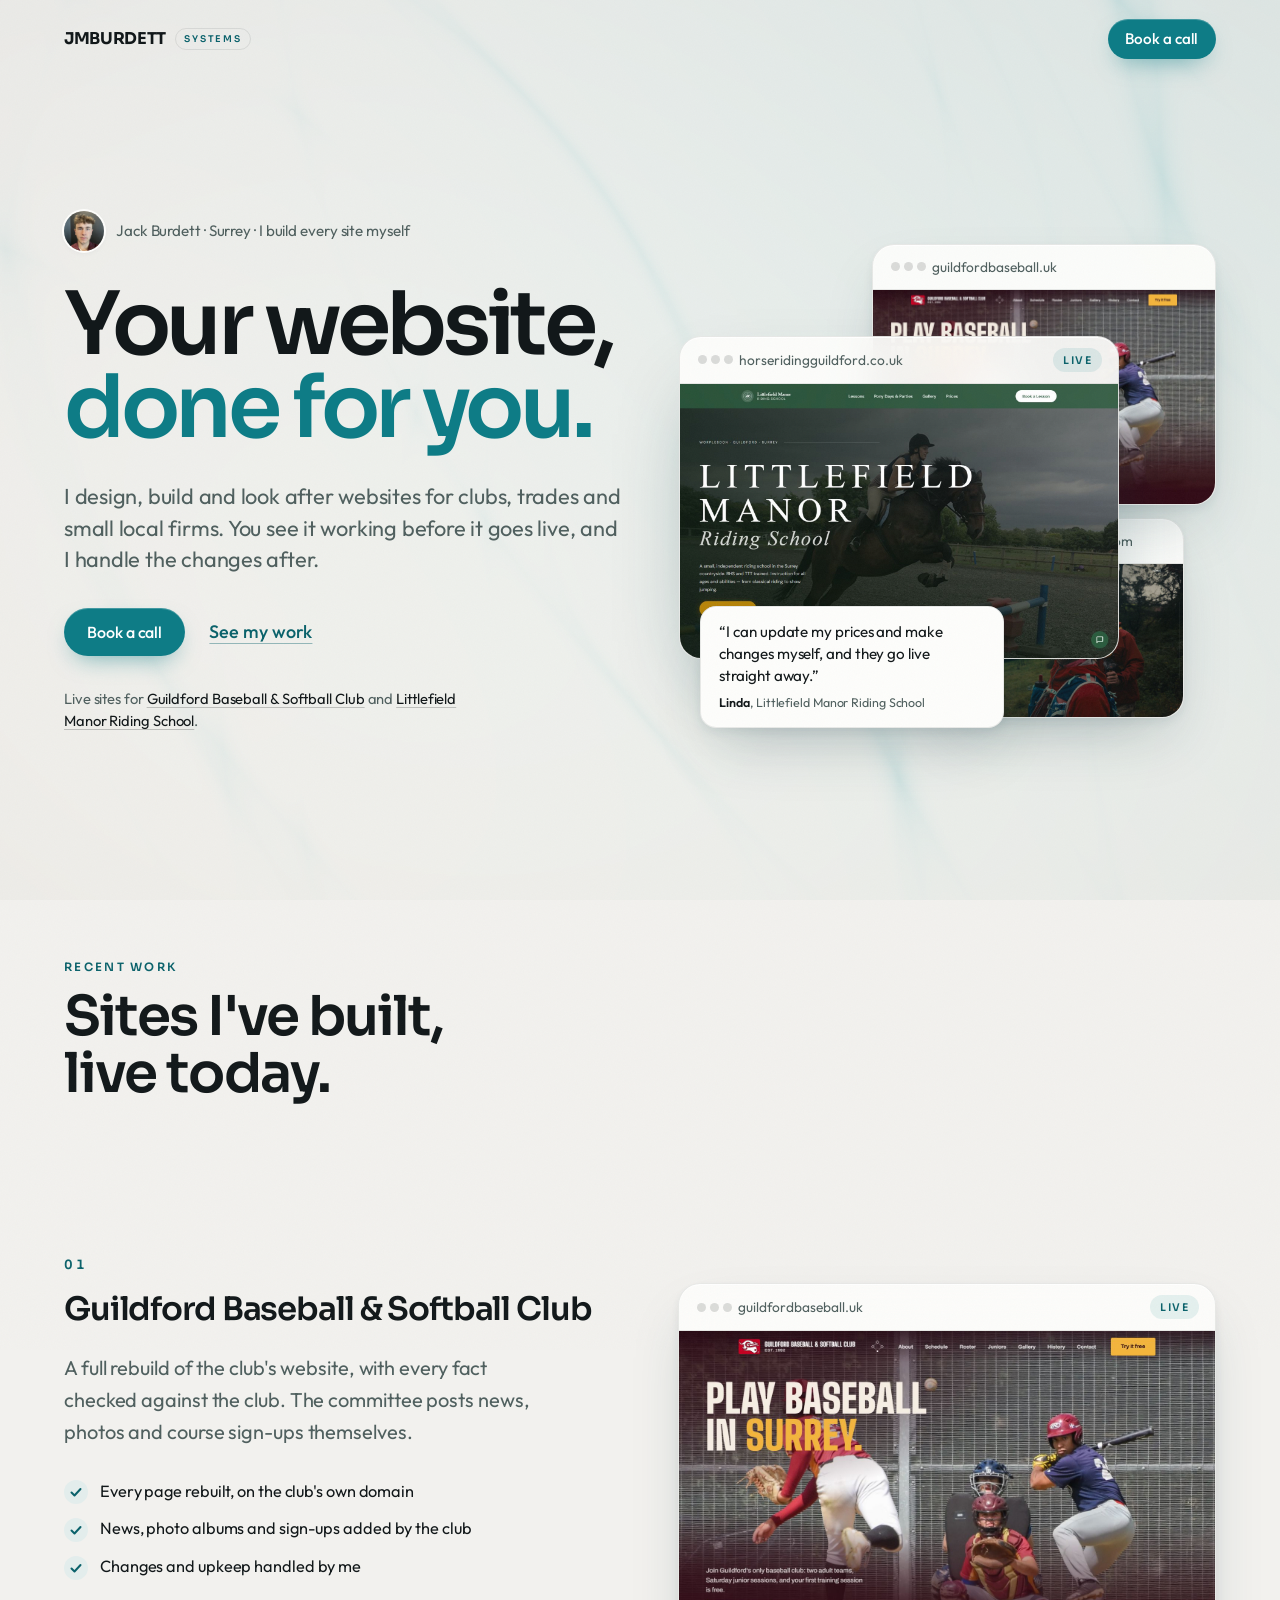
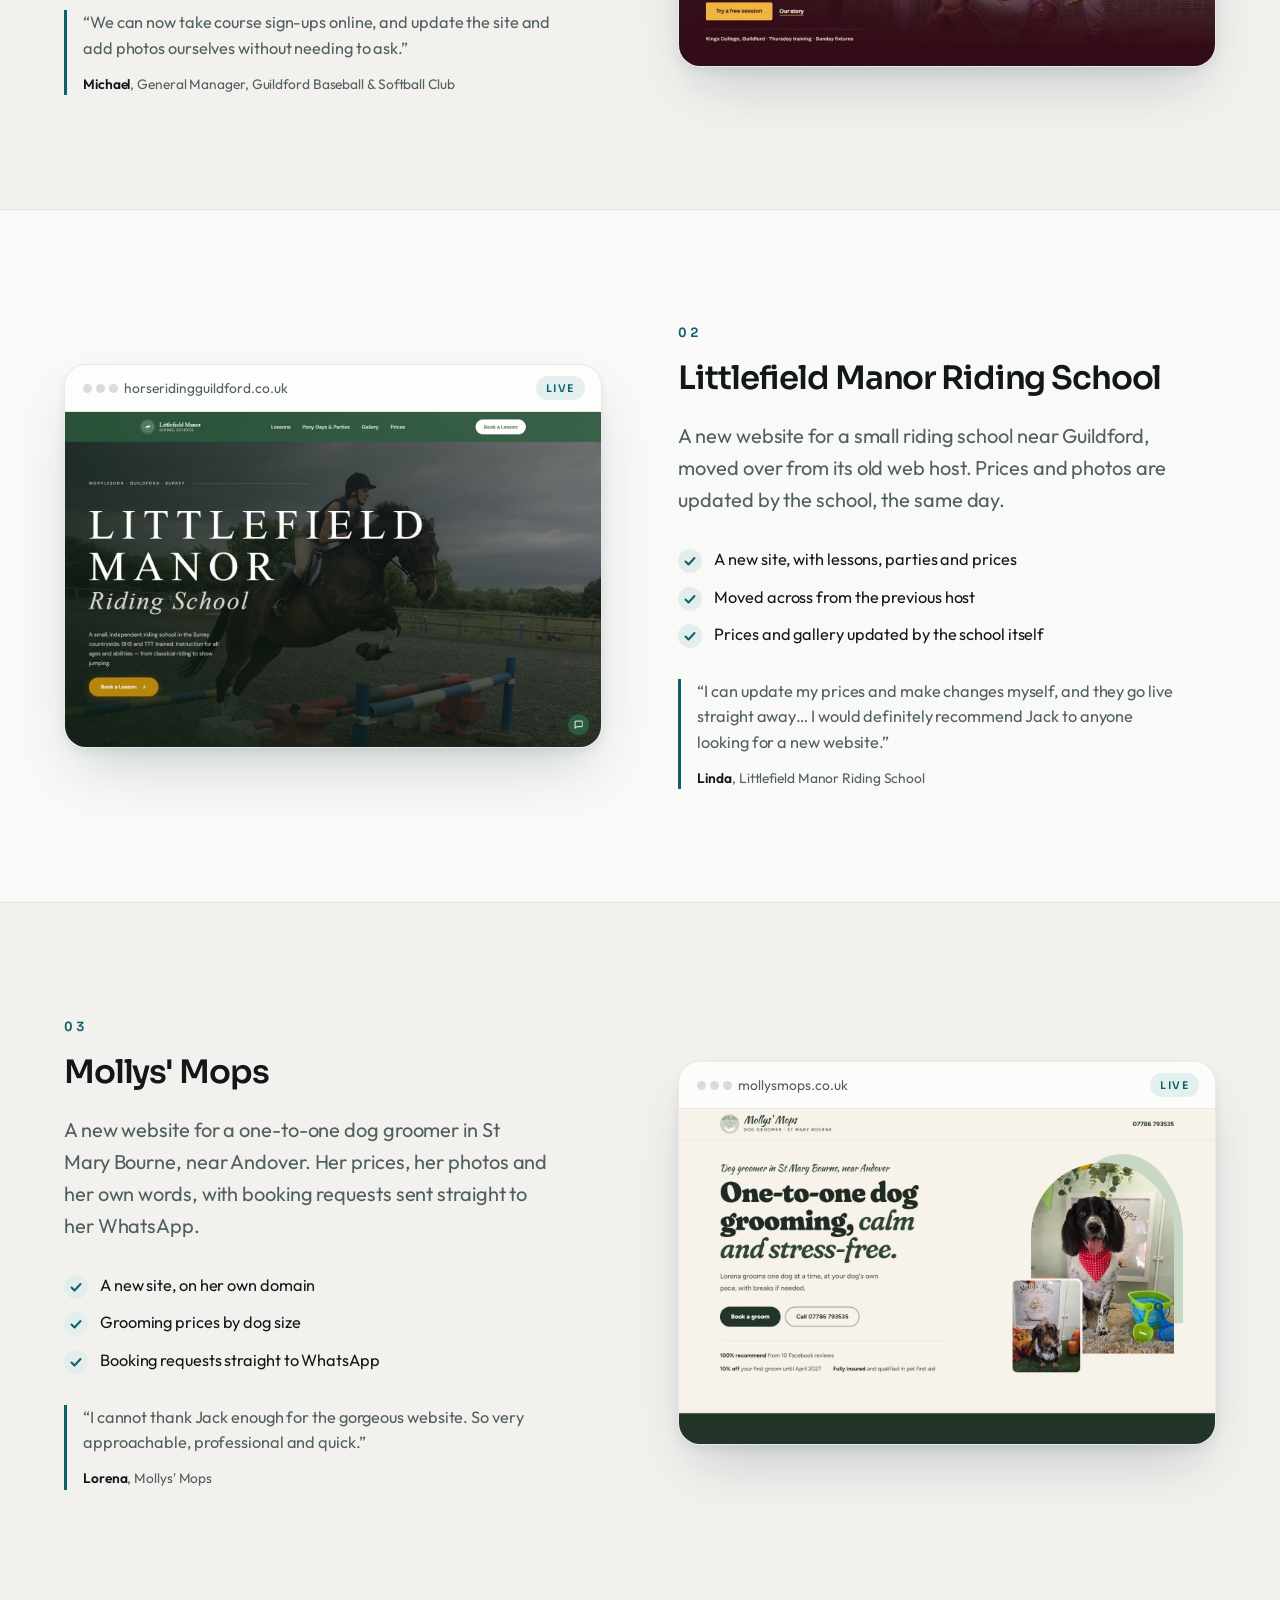
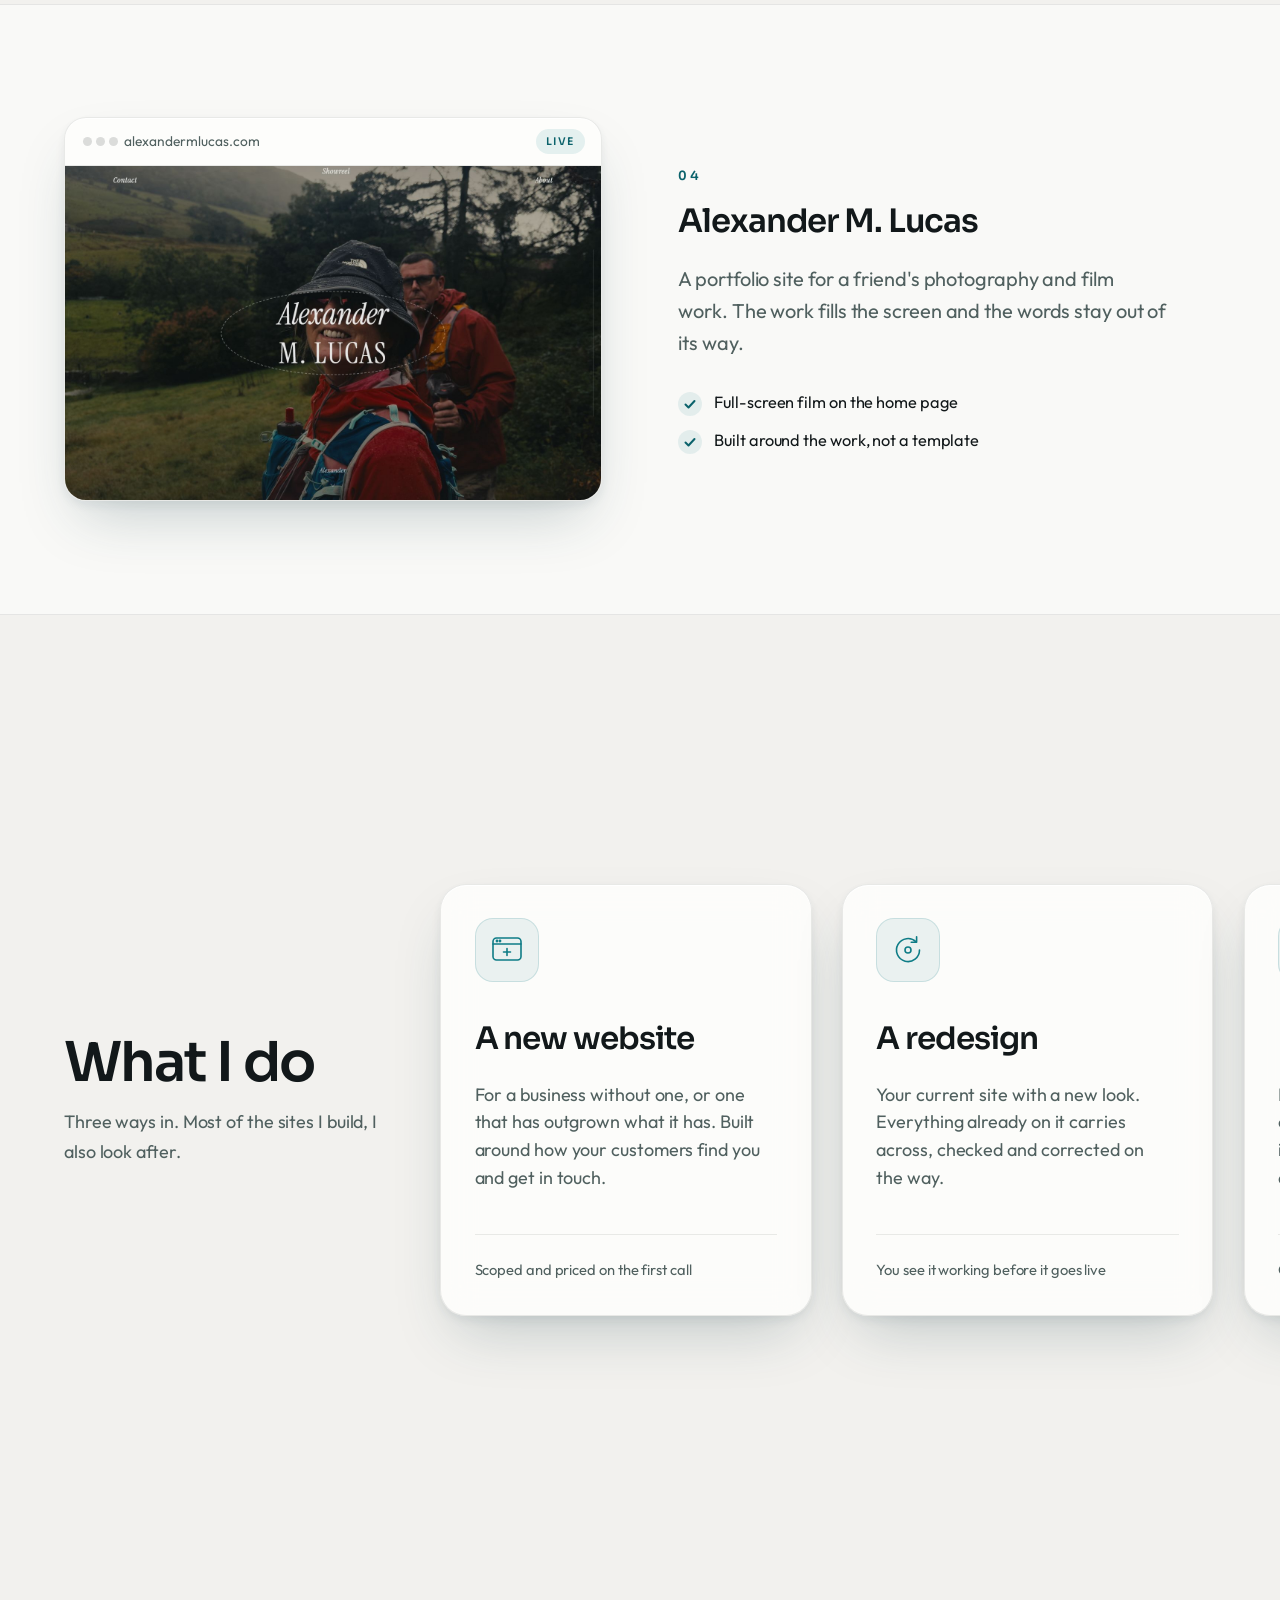
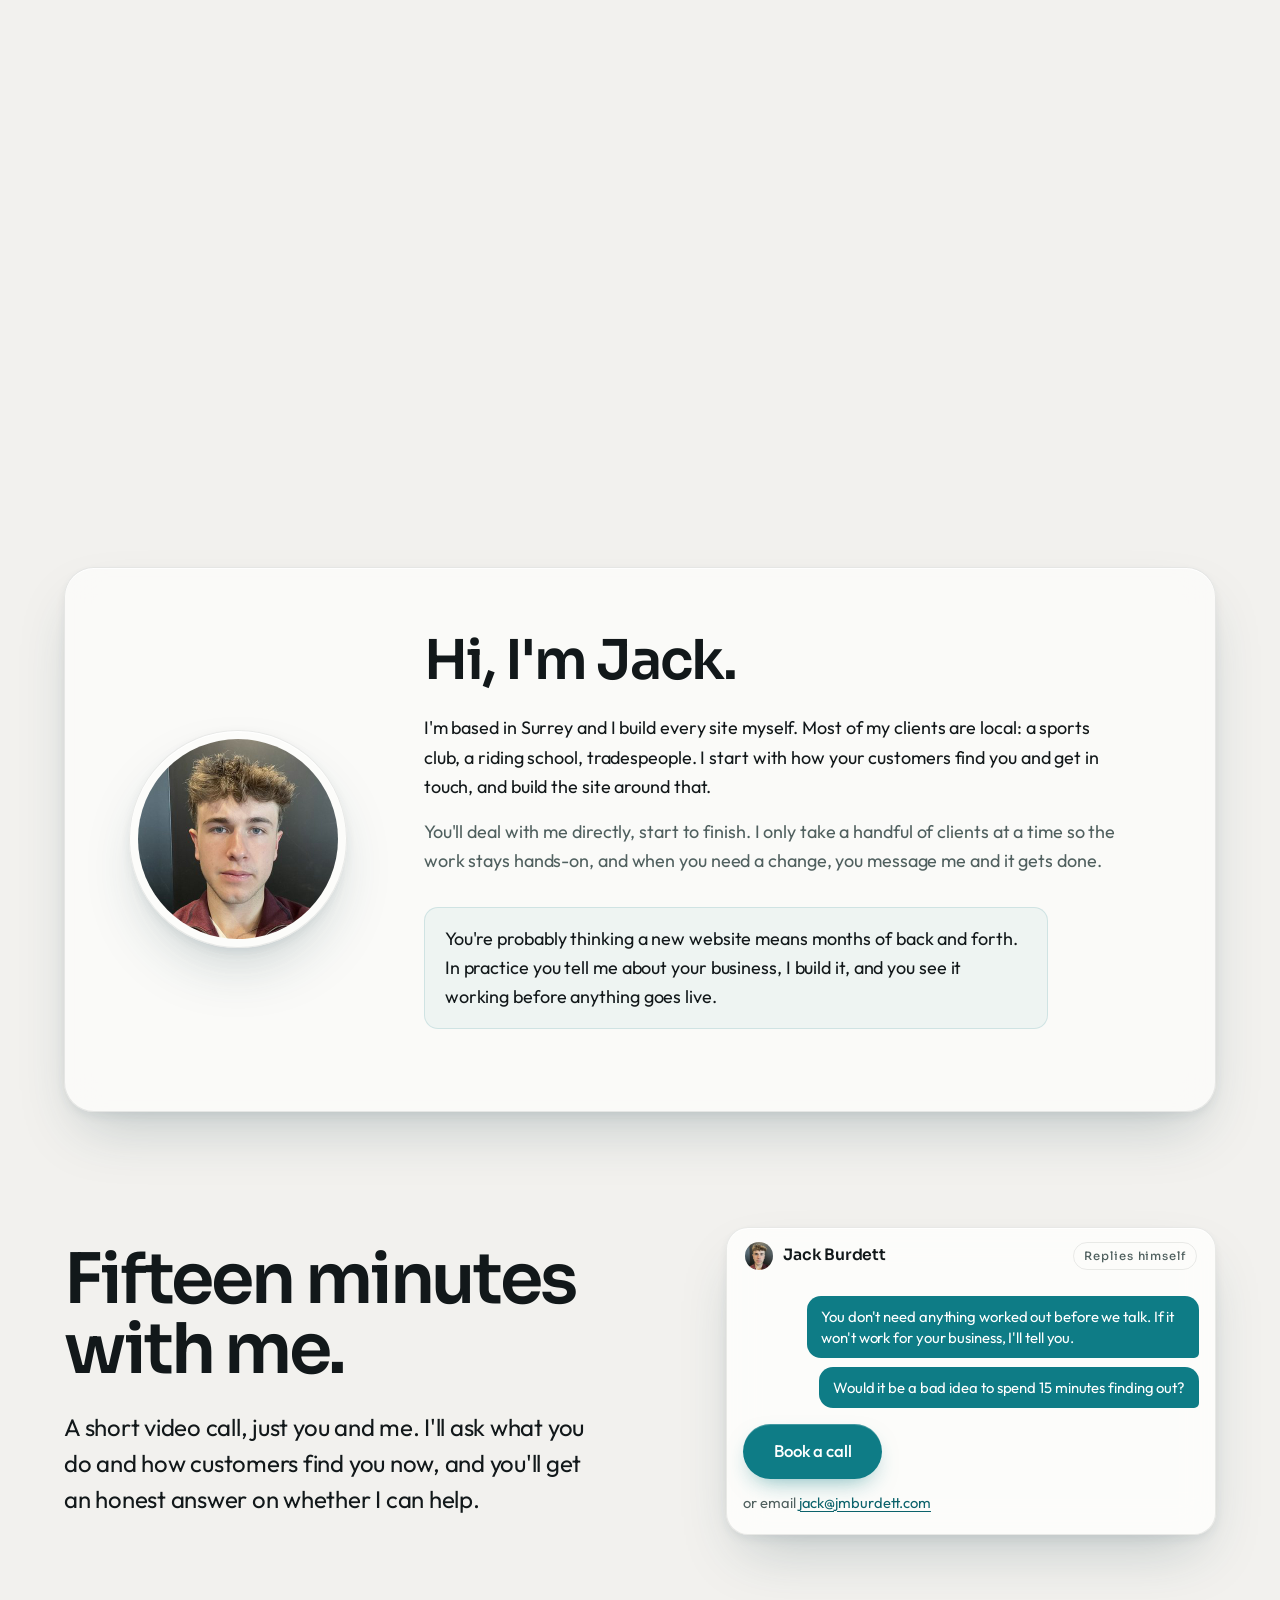
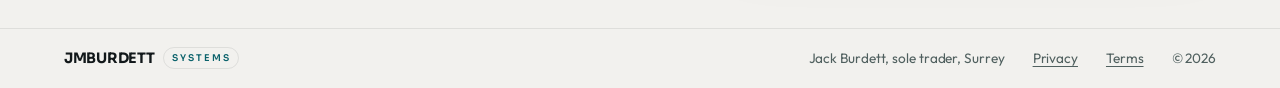
<file: index.html>
<!doctype html>
<html lang="en-GB">
<head>
<meta charset="utf-8">
<meta name="viewport" content="width=device-width, initial-scale=1, viewport-fit=cover">
<title>JMBurdett Systems · Websites for local businesses</title>
<meta name="description" content="Jack Burdett designs, builds and looks after websites for clubs, trades and small local businesses. Surrey, UK.">
<link rel="canonical" href="https://jmburdett.com/">
<meta property="og:type" content="website">
<meta property="og:site_name" content="JMBurdett Systems">
<meta property="og:title" content="JMBurdett Systems · Websites for local businesses">
<meta property="og:description" content="Websites for clubs, trades and small local businesses, designed, built and looked after by Jack Burdett.">
<meta property="og:url" content="https://jmburdett.com/">
<meta property="og:image" content="https://jmburdett.com/og.png">
<meta name="twitter:card" content="summary_large_image">
<meta name="theme-color" content="#F2F1EE">
<link rel="icon" href="/favicon.ico" sizes="32x32">
<link rel="icon" href="/favicon.svg" type="image/svg+xml">
<link rel="apple-touch-icon" href="/apple-touch-icon.png">
<link rel="preconnect" href="https://fonts.googleapis.com">
<link rel="preconnect" href="https://fonts.gstatic.com" crossorigin>
<link href="https://fonts.googleapis.com/css2?family=Sora:wght@400;500;600;700&family=Outfit:wght@300;400;500&display=swap" rel="stylesheet">
<link rel="stylesheet" href="scrollcraft.css">
<link rel="stylesheet" href="site.css">
<script>document.documentElement.classList.add('js');</script>
<noscript><style>[data-sc-in],[data-sc-stagger]>*{opacity:1!important;transform:none!important}</style></noscript>
<script type="application/ld+json">
{
  "@context": "https://schema.org",
  "@graph": [
    {
      "@type": "ProfessionalService",
      "@id": "https://jmburdett.com/#business",
      "name": "JMBurdett Systems",
      "url": "https://jmburdett.com/",
      "email": "jack@jmburdett.com",
      "description": "Website design, build and upkeep for clubs, trades and small local businesses.",
      "areaServed": "GB",
      "address": { "@type": "PostalAddress", "addressRegion": "Surrey", "addressCountry": "GB" },
      "founder": { "@id": "https://jmburdett.com/#jack" }
    },
    {
      "@type": "Person",
      "@id": "https://jmburdett.com/#jack",
      "name": "Jack Burdett",
      "jobTitle": "Founder, JMBurdett Systems",
      "image": "https://jmburdett.com/assets/jack.jpg",
      "worksFor": { "@id": "https://jmburdett.com/#business" }
    }
  ]
}
</script>
</head>
<body>

<div class="field-wrap" aria-hidden="true"><canvas id="field"></canvas><div class="field-fallback"></div></div>
<div class="sc-grain" aria-hidden="true"></div>

<header class="bar" id="bar">
  <div class="bar__inner">
    <a class="brand" href="#top" aria-label="JMBurdett Systems, back to top">JMBURDETT<span class="brand__sys">Systems</span></a>
    <a class="btn btn--sm" href="https://cal.com/jackburdett/introcall" target="_blank" rel="noopener">Book a call</a>
  </div>
</header>

<main id="top">

  <!-- 1 · The promise, with the work beside it (20 Oct). 15 Oct: websites only. -->
  <section id="hero" class="hero">

      <div class="hero-copy">
        <p class="byline"><img src="assets/jack.jpg" width="40" height="40" alt="">Jack Burdett · Surrey · I build every site myself</p>
        <h1 class="hero-title">Your website,<br><span class="accent">done for you.</span></h1>
        <p class="hero-sub">I design, build and look after websites for clubs, trades and small local firms. You see it working before it goes live, and I handle the changes after.</p>
        <p class="hero-cta">
          <a class="btn" href="https://cal.com/jackburdett/introcall" target="_blank" rel="noopener">Book a call</a>
          <a class="textlink" href="#work">See my work</a>
        </p>
        <p class="hero-clients">Live sites for <a href="https://guildfordbaseball.uk/" target="_blank" rel="noopener">Guildford Baseball &amp; Softball Club</a> and <a href="https://horseridingguildford.co.uk/" target="_blank" rel="noopener">Littlefield Manor Riding School</a>.</p>
      </div>

      <!-- 20 Oct: the work itself beside the promise, three live sites in browser
           frames plus one client's words. Plays in once on load, then stays still.
           27 Oct: Littlefield in front so Linda's quote sits on her own site. -->
      <div class="hero-work">
        <div class="hw-stack">
        <a class="la shot hw hw--back" href="https://alexandermlucas.com/" target="_blank" rel="noopener" aria-label="Visit alexandermlucas.com">
          <span class="la__head"><span class="shot__dots" aria-hidden="true"></span><span class="la__name">alexandermlucas.com</span></span>
          <img src="assets/work-alexander.jpg" width="1440" height="900" alt="The Alexander M. Lucas homepage" decoding="async">
        </a>
        <a class="la shot hw hw--mid" href="https://guildfordbaseball.uk/" target="_blank" rel="noopener" aria-label="Visit guildfordbaseball.uk">
          <span class="la__head"><span class="shot__dots" aria-hidden="true"></span><span class="la__name">guildfordbaseball.uk</span></span>
          <img src="assets/work-gbsc.jpg" width="1440" height="900" alt="The Guildford Baseball &amp; Softball Club homepage" decoding="async">
        </a>
        <a class="la shot hw hw--front" href="https://horseridingguildford.co.uk/" target="_blank" rel="noopener" aria-label="Visit horseridingguildford.co.uk">
          <span class="la__head"><span class="shot__dots" aria-hidden="true"></span><span class="la__name">horseridingguildford.co.uk</span><span class="la__tag">Live</span></span>
          <img src="assets/work-littlefield.jpg" width="1440" height="900" alt="The Littlefield Manor Riding School homepage" fetchpriority="high" decoding="async">
        </a>
        </div>
        <figure class="hw-quote">
          <blockquote><p>&ldquo;I can update my prices and make changes myself, and they go live straight away.&rdquo;</p></blockquote>
          <figcaption><strong>Linda</strong>, Littlefield Manor Riding School</figcaption>
        </figure>
      </div>

  </section>

  <!-- 2 · SUBSTANCE (15 Oct): real sites, each beside a screenshot of the
       live page. Every other band tinted, as the old how-it-works was. -->
  <section class="sc-section how work" id="work">
    <div class="sc-wrap">
      <div class="how__head" data-sc-in data-sc-stagger="70">
        <p class="eyebrow">Recent work</p>
        <h2 class="h2">Sites I've built, live today.</h2>
      </div>

      <div class="how__row">
        <div class="how__copy" data-sc-in>
          <span class="how__num" aria-hidden="true">01</span>
          <h3>Guildford Baseball &amp; Softball Club</h3>
          <p>A full rebuild of the club's website, with every fact checked against the club. The committee posts news, photos and course sign-ups themselves.</p>
          <ul class="ticks"><li>Every page rebuilt, on the club's own domain</li><li>News, photo albums and sign-ups added by the club</li><li>Changes and upkeep handled by me</li></ul>
          <figure class="wq">
            <blockquote><p>&ldquo;We can now take course sign-ups online, and update the site and add photos ourselves without needing to ask.&rdquo;</p></blockquote>
            <figcaption><strong>Michael</strong>, General Manager, Guildford Baseball &amp; Softball Club</figcaption>
          </figure>
        </div>
        <a class="la shot" href="https://guildfordbaseball.uk/" target="_blank" rel="noopener" aria-label="Visit guildfordbaseball.uk">
          <span class="la__head"><span class="shot__dots" aria-hidden="true"></span><span class="la__name">guildfordbaseball.uk</span><span class="la__tag">Live</span></span>
          <img src="assets/work-gbsc.jpg" width="1440" height="900" alt="The Guildford Baseball &amp; Softball Club homepage" loading="lazy" decoding="async">
        </a>
      </div>

      <div class="how__row how__row--flip">
        <div class="how__copy" data-sc-in>
          <span class="how__num" aria-hidden="true">02</span>
          <h3>Littlefield Manor Riding School</h3>
          <p>A new website for a small riding school near Guildford, moved over from its old web host. Prices and photos are updated by the school, the same day.</p>
          <ul class="ticks"><li>A new site, with lessons, parties and prices</li><li>Moved across from the previous host</li><li>Prices and gallery updated by the school itself</li></ul>
          <figure class="wq">
            <blockquote><p>&ldquo;I can update my prices and make changes myself, and they go live straight away&hellip; I would definitely recommend Jack to anyone looking for a new website.&rdquo;</p></blockquote>
            <figcaption><strong>Linda</strong>, Littlefield Manor Riding School</figcaption>
          </figure>
        </div>
        <a class="la shot" href="https://horseridingguildford.co.uk/" target="_blank" rel="noopener" aria-label="Visit horseridingguildford.co.uk">
          <span class="la__head"><span class="shot__dots" aria-hidden="true"></span><span class="la__name">horseridingguildford.co.uk</span><span class="la__tag">Live</span></span>
          <img src="assets/work-littlefield.jpg" width="1440" height="900" alt="The Littlefield Manor Riding School homepage" loading="lazy" decoding="async">
        </a>
      </div>

      <div class="how__row">
        <div class="how__copy" data-sc-in>
          <span class="how__num" aria-hidden="true">03</span>
          <h3>Mollys' Mops</h3>
          <p>A new website for a one-to-one dog groomer in St Mary Bourne, near Andover. Her prices, her photos and her own words, with booking requests sent straight to her WhatsApp.</p>
          <ul class="ticks"><li>A new site, on her own domain</li><li>Grooming prices by dog size</li><li>Booking requests straight to WhatsApp</li></ul>
          <figure class="wq">
            <blockquote><p>&ldquo;I cannot thank Jack enough for the gorgeous website. So very approachable, professional and quick.&rdquo;</p></blockquote>
            <figcaption><strong>Lorena</strong>, Mollys' Mops</figcaption>
          </figure>
        </div>
        <a class="la shot" href="https://mollysmops.co.uk/" target="_blank" rel="noopener" aria-label="Visit mollysmops.co.uk">
          <span class="la__head"><span class="shot__dots" aria-hidden="true"></span><span class="la__name">mollysmops.co.uk</span><span class="la__tag">Live</span></span>
          <img src="assets/work-mollys.jpg" width="1440" height="900" alt="The Mollys' Mops homepage" loading="lazy" decoding="async">
        </a>
      </div>

      <div class="how__row how__row--flip">
        <div class="how__copy" data-sc-in>
          <span class="how__num" aria-hidden="true">04</span>
          <h3>Alexander M. Lucas</h3>
          <p>A portfolio site for a friend's photography and film work. The work fills the screen and the words stay out of its way.</p>
          <ul class="ticks"><li>Full-screen film on the home page</li><li>Built around the work, not a template</li></ul>
        </div>
        <a class="la shot" href="https://alexandermlucas.com/" target="_blank" rel="noopener" aria-label="Visit alexandermlucas.com">
          <span class="la__head"><span class="shot__dots" aria-hidden="true"></span><span class="la__name">alexandermlucas.com</span><span class="la__tag">Live</span></span>
          <img src="assets/work-alexander.jpg" width="1440" height="900" alt="The Alexander M. Lucas homepage" loading="lazy" decoding="async">
        </a>
      </div>

    </div>
  </section>

  <!-- 3 · RANGE: what he does, panning sideways as the page scrolls
       (Jack, 22 Sep: keep the sideways scrolling). -->
  <section class="range" id="build" data-sc-act="pan" data-sc-span="3.4">
    <div data-sc-stage class="range__stage">
      <div class="rail" data-sc-pan="0.04">
        <div class="rail__lead">
        <h2 class="h2">What I do</h2>
        <p class="body">Three ways in. Most of the sites I build, I also look after.</p>
        </div>
        <article class="card">
          <span class="card__glyph" aria-hidden="true"><svg viewBox="0 0 36 36"><rect x="4" y="6" width="28" height="22" rx="3.5"/><path d="M4 12h28"/><circle cx="8" cy="9" r=".6"/><circle cx="11" cy="9" r=".6"/><path d="M18 16.5v7m-3.5-3.5h7"/></svg></span>
          <h3>A new website</h3>
          <p>For a business without one, or one that has outgrown what it has. Built around how your customers find you and get in touch.</p>
          <p class="card__foot">Scoped and priced on the first call</p>
        </article>
        <article class="card">
          <span class="card__glyph" aria-hidden="true"><svg viewBox="0 0 36 36"><path d="M29.5 18a11.5 11.5 0 1 1-3.4-8.1"/><path d="M26.6 4.8v5.4h-5.4"/><circle cx="18" cy="18" r="3"/></svg></span>
          <h3>A redesign</h3>
          <p>Your current site with a new look. Everything already on it carries across, checked and corrected on the way.</p>
          <p class="card__foot">You see it working before it goes live</p>
        </article>
        <article class="card">
          <span class="card__glyph" aria-hidden="true"><svg viewBox="0 0 36 36"><path d="M8 29V12.5L18 6l10 6.5V29z"/><path d="M14.5 29v-8h7v8"/></svg></span>
          <h3>Looking after it</h3>
          <p>Hosting, your domain and the changes you ask for, handled. Where it helps, you can update prices, photos and news yourself.</p>
          <p class="card__foot">One small fee, no surprises</p>
        </article>
        <div class="rail__note">
          <p>Not sure which fits? We can work it out on the first call.</p>
        </div>
      </div>
    </div>
  </section>

  <!-- 4 · WARMTH: who he is -->
  <section class="sc-section about">
    <div class="sc-wrap"><div class="about__grid">
      <div class="about__photo">
        <img src="assets/jack.jpg" width="400" height="400" alt="Jack Burdett">
      </div>
      <div class="sc-stack" data-sc-in data-sc-stagger="70">
        <h2 class="h2">Hi, I'm Jack.</h2>
        <p class="body body--ink">I'm based in Surrey and I build every site myself. Most of my clients are local: a sports club, a riding school, tradespeople. I start with how your customers find you and get in touch, and build the site around that.</p>
        <p class="body">You'll deal with me directly, start to finish. I only take a handful of clients at a time so the work stays hands-on, and when you need a change, you message me and it gets done.</p>
        <p class="aside">You're probably thinking a new website means months of back and forth. In practice you tell me about your business, I build it, and you see it working before anything goes live.</p>
      </div>
    </div></div>
  </section>

  <!-- 5 · COMMITMENT -->
  <section id="book" class="sc-section close">
      <div class="close__grid">
        <div class="close__copy">
          <h2 class="close__title">Fifteen minutes with me.</h2>
          <p class="lede">A short video call, just you and me. I'll ask what you do and how customers find you now, and you'll get an honest answer on whether I can help.</p>
        </div>
        <div class="la la--jack" role="group" aria-label="A message from Jack">
          <div class="la__head">
            <img class="la__avatar" src="assets/jack.jpg" width="28" height="28" alt="">
            <span class="la__name">Jack Burdett</span>
            <span class="la__tag la__tag--quiet">Replies himself</span>
          </div>
          <ol class="chat chat--static">
            <li class="msg msg--us">You don't need anything worked out before we talk. If it won't work for your business, I'll tell you.</li>
            <li class="msg msg--us">Would it be a bad idea to spend 15 minutes finding out?</li>
          </ol>
          <div class="close__actions">
            <a class="btn btn--lg" href="https://cal.com/jackburdett/introcall" target="_blank" rel="noopener">Book a call</a>
            <p class="close__alt">or email <a href="mailto:jack@jmburdett.com">jack@jmburdett.com</a></p>
          </div>
        </div>
      </div>
  </section>

</main>

<footer class="foot">
  <span class="brand brand--foot">JMBURDETT<span class="brand__sys">Systems</span></span>
  <span>Jack Burdett, sole trader, Surrey</span>
  <a href="/privacy.html">Privacy</a>
  <a href="/terms.html">Terms</a>
  <span>© 2026</span>
</footer>

<script src="scrollcraft.js"></script>
<script>ScrollCraft.mount(document.body);</script>
<script src="site.js"></script>
</body>
</html>
</file>
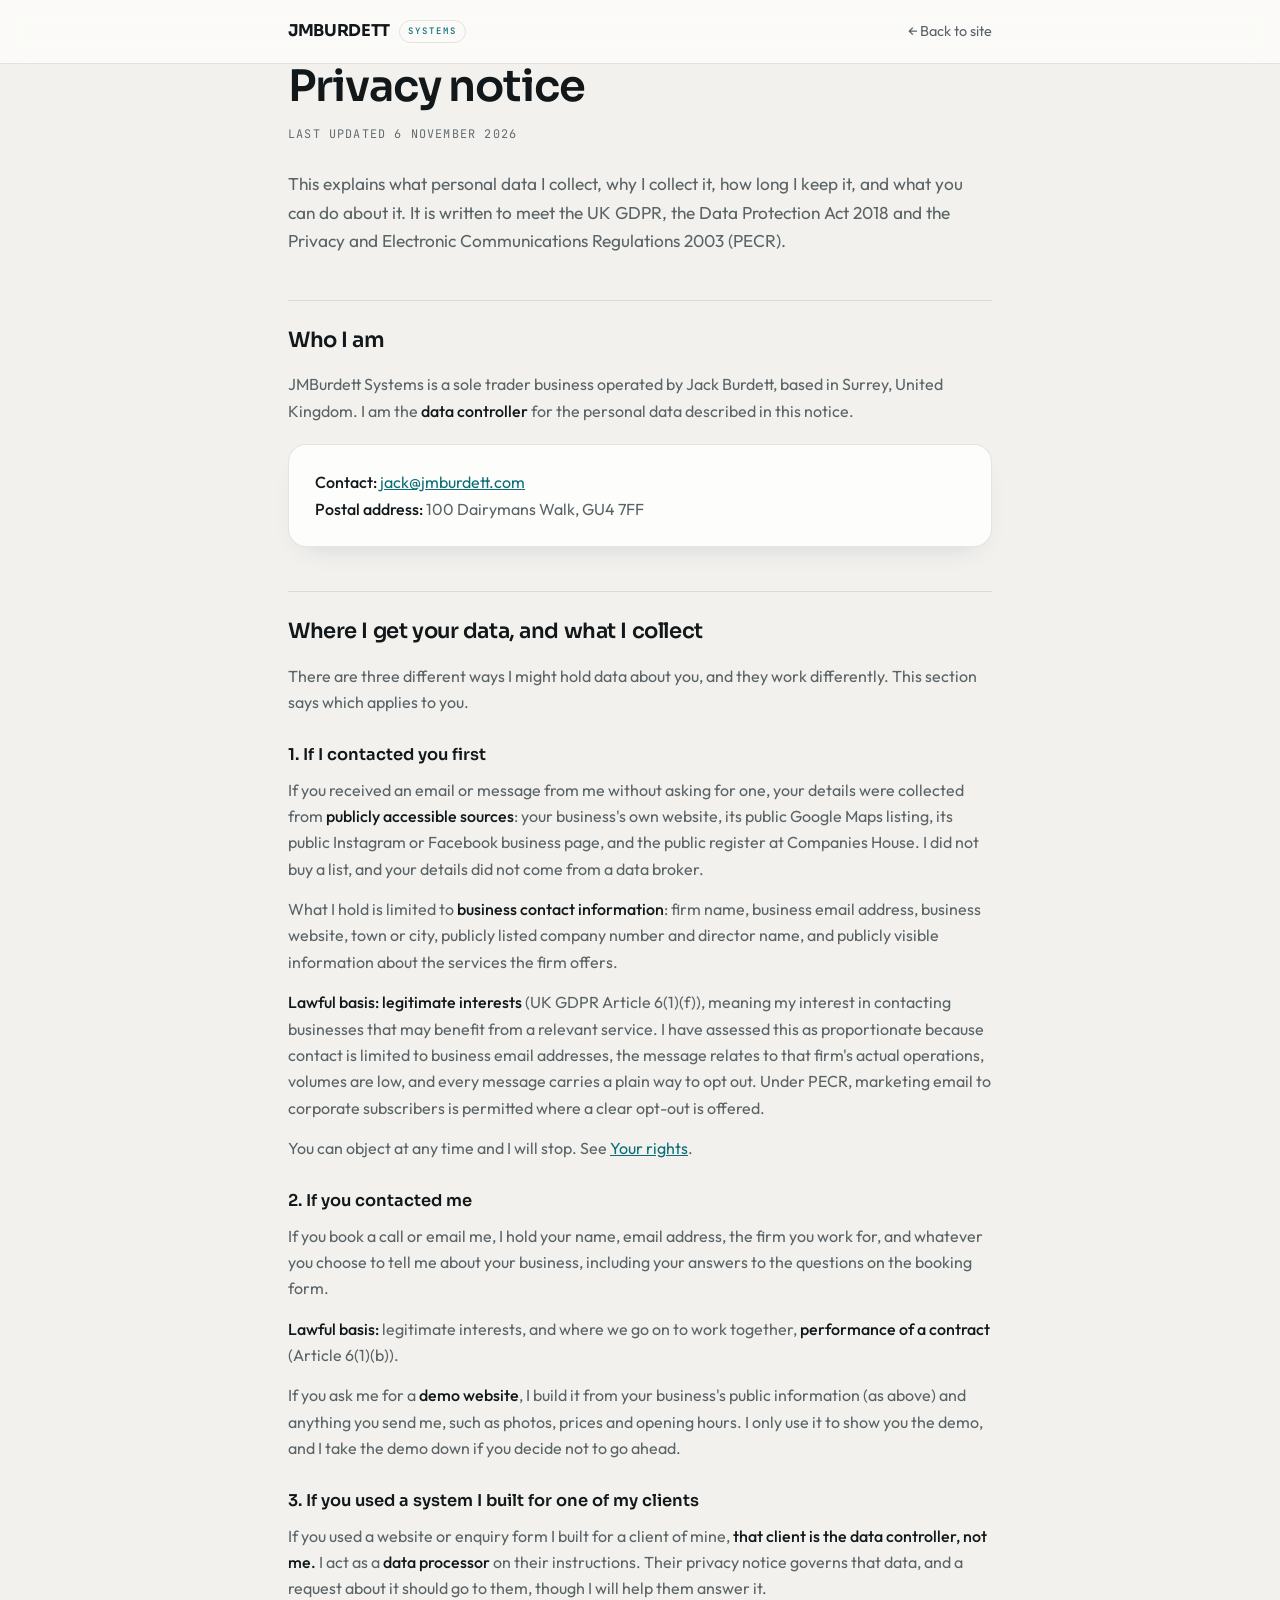
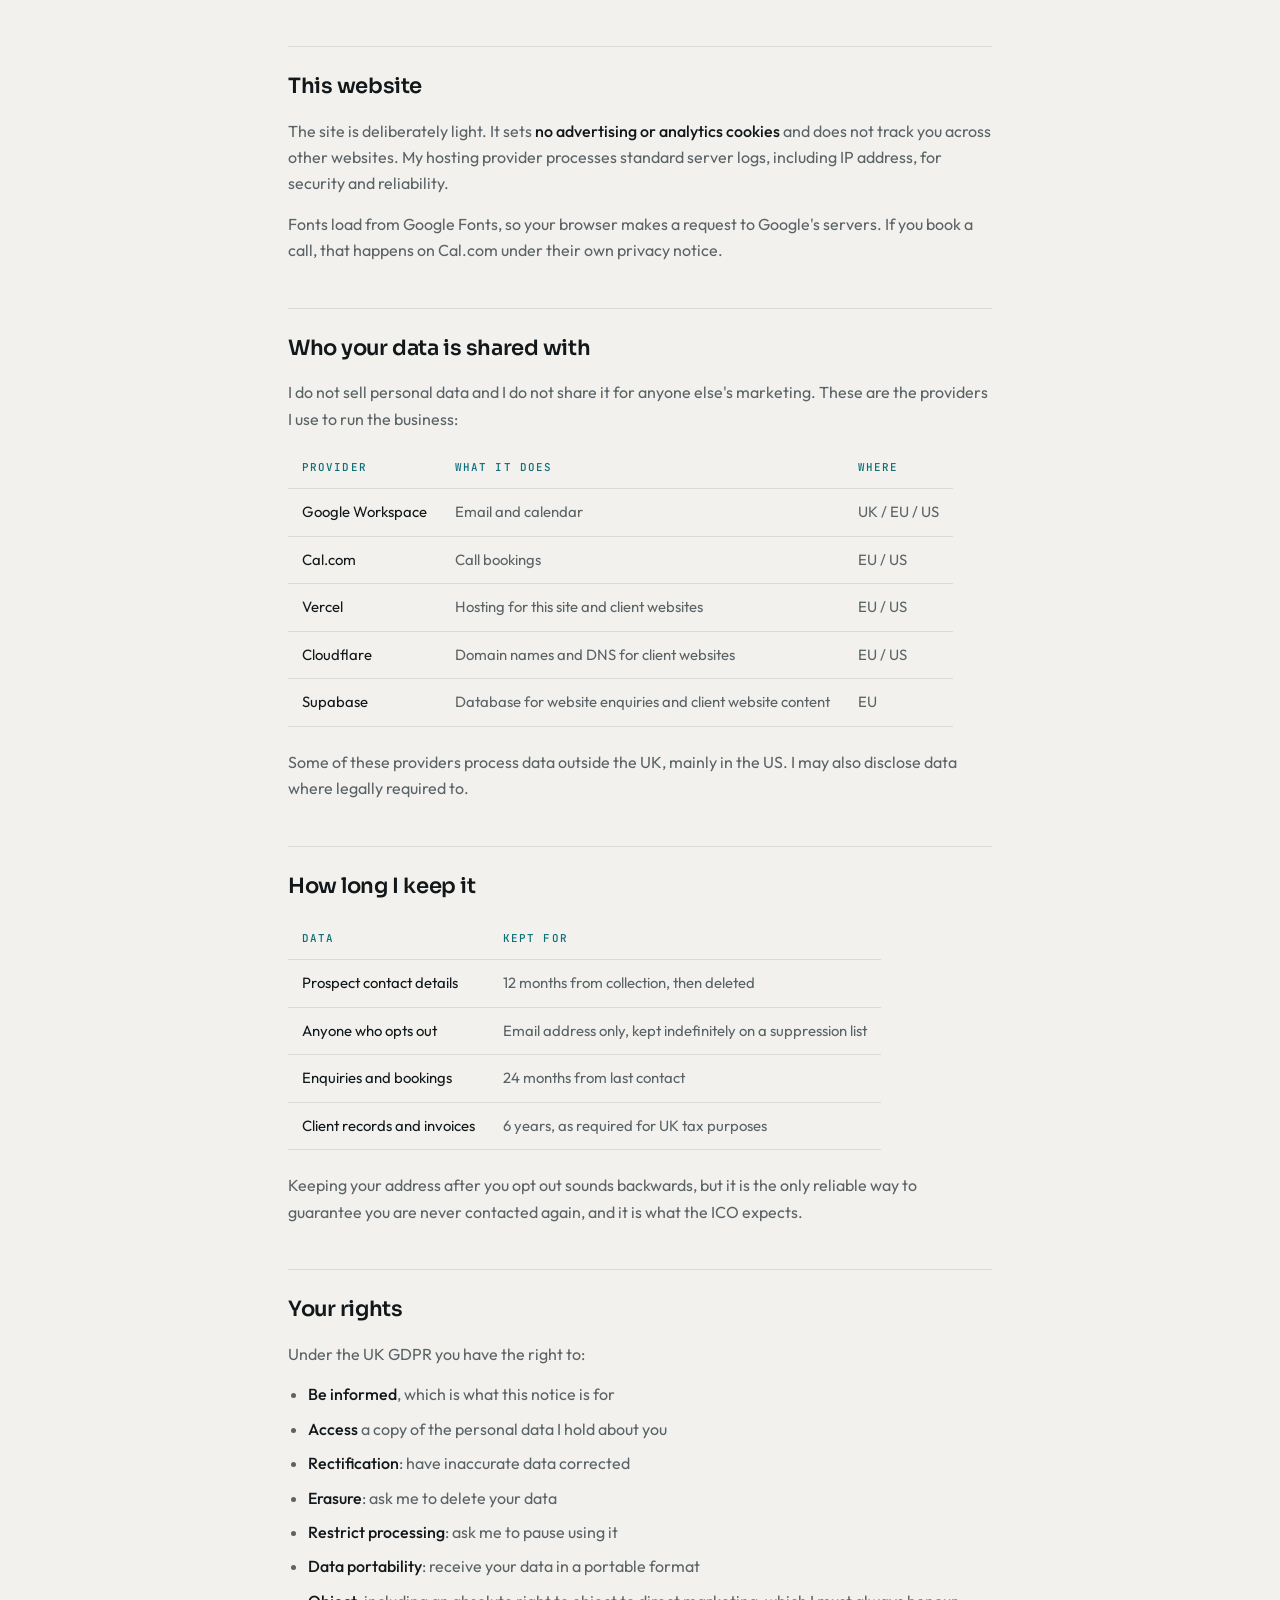
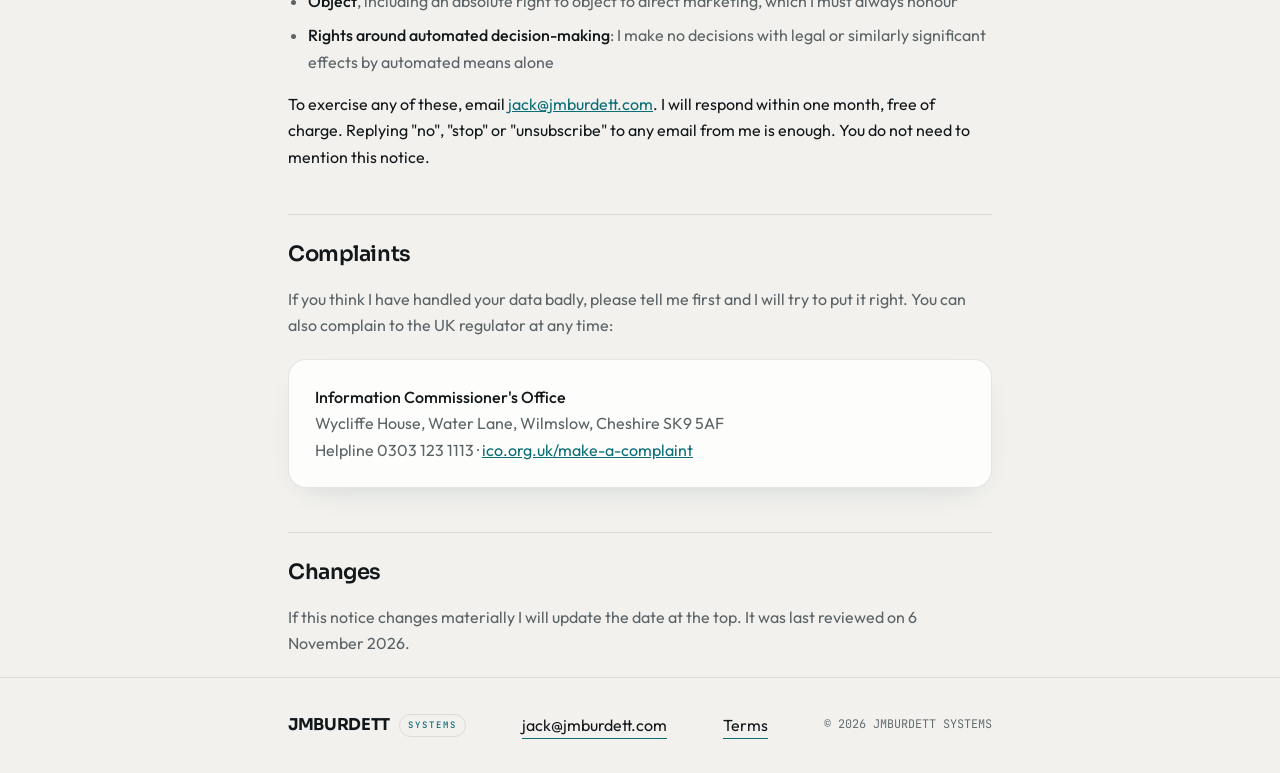
<file: privacy.html>
<!DOCTYPE html>
<html lang="en-GB">
<!--
  Privacy notice · JMBurdett Systems
  UK GDPR (Art. 13 + Art. 14) · Data Protection Act 2018 · PECR 2003
  Art. 14 is the one that matters here: prospect data is obtained from public
  sources, not from the person, so the SOURCE must be disclosed and this notice
  must be reachable at the time of first contact, i.e. linked from cold email.
  ICO: self-assessment returned EXEMPT (processing only to market own services).
  That exemption ENDS on signing a reactivation client: running campaigns for
  someone else is "marketing for others", which the exemption excludes. Register then.
-->
<meta charset="utf-8" />
<meta name="viewport" content="width=device-width, initial-scale=1" />
<title>Privacy notice · JMBurdett Systems</title>
<meta name="description" content="How JMBurdett Systems collects, uses and protects personal data. UK GDPR and Data Protection Act 2018." />
<meta name="robots" content="index,follow" />
<link rel="icon" href="/favicon.ico" sizes="32x32" />
<link rel="icon" href="/favicon.svg" type="image/svg+xml" />
<link rel="apple-touch-icon" href="/apple-touch-icon.png" />
<link rel="preconnect" href="https://fonts.googleapis.com" />
<link rel="preconnect" href="https://fonts.gstatic.com" crossorigin />
<link href="https://fonts.googleapis.com/css2?family=Sora:wght@400;500;600;700&family=Outfit:wght@300;400;500&family=JetBrains+Mono:wght@400;500&display=swap" rel="stylesheet" />

<style>
  :root{
    --bg:#F2F1EE;--panel:#FDFDFB;--ink:#12181A;--muted:#5A6366;--faint:#646D70;
    --accent:#0B6E77;--line:rgba(18,24,26,0.10);
    --shadow-sm:0 12px 30px -18px rgba(16,60,64,0.22);
  }
  *{box-sizing:border-box;margin:0;padding:0}
  html{scroll-behavior:smooth}
  body{background:var(--bg);color:var(--ink);font-family:"Outfit",-apple-system,sans-serif;line-height:1.65;-webkit-font-smoothing:antialiased}
  ::selection{background:var(--accent);color:#fff}
  .wrap{max-width:760px;margin:0 auto;padding:0 28px}

  header.nav{border-bottom:1px solid var(--line);background:rgba(253,253,251,.8);backdrop-filter:blur(12px);position:sticky;top:0;z-index:10}
  .nav-in{display:flex;align-items:center;justify-content:space-between;padding-block:18px}
  .brand{font-family:"Sora";font-weight:700;font-size:1.02rem;letter-spacing:-0.02em;text-decoration:none;color:var(--ink);display:inline-flex;align-items:center}
  .brand .sys{font-family:"JetBrains Mono";font-weight:500;font-size:0.56rem;letter-spacing:0.22em;text-transform:uppercase;color:var(--accent);border:1px solid var(--line);border-radius:100px;padding:3px 8px;margin-left:9px}
  .back{font-size:.9rem;color:var(--muted);text-decoration:none}
  .back:hover{color:var(--accent)}

  main{padding:56px 0 80px}
  h1{font-family:"Sora";font-size:clamp(2rem,4.5vw,2.7rem);font-weight:600;letter-spacing:-0.025em;line-height:1.08}
  .updated{font-family:"JetBrains Mono";font-size:.74rem;color:var(--faint);text-transform:uppercase;letter-spacing:.1em;margin-top:14px}
  .lede{font-size:1.08rem;color:var(--muted);margin:26px 0 0}

  h2{font-family:"Sora";font-size:1.32rem;font-weight:600;letter-spacing:-0.02em;margin:44px 0 14px;padding-top:22px;border-top:1px solid var(--line)}
  h3{font-family:"Sora";font-size:1.02rem;font-weight:600;margin:26px 0 8px}
  p{margin:0 0 14px;color:var(--muted)}
  p.ink{color:var(--ink)}
  ul{margin:0 0 16px 20px;color:var(--muted)}
  li{margin-bottom:8px}
  a{color:var(--accent)}
  strong{color:var(--ink);font-weight:500}

  .card{background:var(--panel);border:1px solid var(--line);border-radius:18px;padding:24px 26px;margin:20px 0;box-shadow:var(--shadow-sm)}
  .card p:last-child{margin-bottom:0}

  table{width:100%;border-collapse:collapse;margin:16px 0 22px;font-size:.93rem;display:block;overflow-x:auto}
  th,td{text-align:left;padding:11px 14px;border-bottom:1px solid var(--line);vertical-align:top}
  th{font-family:"JetBrains Mono";font-size:.68rem;text-transform:uppercase;letter-spacing:.1em;color:var(--accent);font-weight:500;white-space:nowrap}
  td{color:var(--muted)}
  td:first-child{color:var(--ink);white-space:nowrap}

  footer{border-top:1px solid var(--line);padding:34px 0;margin-top:20px}
  .foot{display:flex;justify-content:space-between;gap:18px;flex-wrap:wrap;align-items:center}
  .foot a{color:var(--ink);text-decoration:none;border-bottom:1px solid var(--accent)}
  .foot .sm{color:var(--faint);font-family:"JetBrains Mono";font-size:.74rem}
</style>

<header class="nav">
  <div class="wrap nav-in">
    <a href="/" class="brand">JMBURDETT<span class="sys">Systems</span></a>
    <a href="/" class="back">← Back to site</a>
  </div>
</header>

<main class="wrap">
  <h1>Privacy notice</h1>
  <div class="updated">Last updated 6 November 2026</div>

  <p class="lede">This explains what personal data I collect, why I collect it, how long I keep it, and what you can do about it. It is written to meet the UK GDPR, the Data Protection Act 2018 and the Privacy and Electronic Communications Regulations 2003 (PECR).</p>

  <h2>Who I am</h2>
  <p>JMBurdett Systems is a sole trader business operated by Jack Burdett, based in Surrey, United Kingdom. I am the <strong>data controller</strong> for the personal data described in this notice.</p>
  <div class="card">
    <p><strong>Contact:</strong> <a href="mailto:jack@jmburdett.com">jack@jmburdett.com</a><br>
    <strong>Postal address:</strong> 100 Dairymans Walk, GU4 7FF</p>
  </div>

  <h2>Where I get your data, and what I collect</h2>
  <p>There are three different ways I might hold data about you, and they work differently. This section says which applies to you.</p>

  <h3>1. If I contacted you first</h3>
  <p>If you received an email or message from me without asking for one, your details were collected from <strong>publicly accessible sources</strong>: your business's own website, its public Google Maps listing, its public Instagram or Facebook business page, and the public register at Companies House. I did not buy a list, and your details did not come from a data broker.</p>
  <p>What I hold is limited to <strong>business contact information</strong>: firm name, business email address, business website, town or city, publicly listed company number and director name, and publicly visible information about the services the firm offers.</p>
  <p><strong>Lawful basis: legitimate interests</strong> (UK GDPR Article 6(1)(f)), meaning my interest in contacting businesses that may benefit from a relevant service. I have assessed this as proportionate because contact is limited to business email addresses, the message relates to that firm's actual operations, volumes are low, and every message carries a plain way to opt out. Under PECR, marketing email to corporate subscribers is permitted where a clear opt-out is offered.</p>
  <p>You can object at any time and I will stop. See <a href="#rights">Your rights</a>.</p>

  <h3>2. If you contacted me</h3>
  <p>If you book a call or email me, I hold your name, email address, the firm you work for, and whatever you choose to tell me about your business, including your answers to the questions on the booking form.</p>
  <p><strong>Lawful basis:</strong> legitimate interests, and where we go on to work together, <strong>performance of a contract</strong> (Article 6(1)(b)).</p>
  <p>If you ask me for a <strong>demo website</strong>, I build it from your business's public information (as above) and anything you send me, such as photos, prices and opening hours. I only use it to show you the demo, and I take the demo down if you decide not to go ahead.</p>

  <h3>3. If you used a system I built for one of my clients</h3>
  <p>If you used a website or enquiry form I built for a client of mine, <strong>that client is the data controller, not me.</strong> I act as a <strong>data processor</strong> on their instructions. Their privacy notice governs that data, and a request about it should go to them, though I will help them answer it.</p>

  <h2>This website</h2>
  <p>The site is deliberately light. It sets <strong>no advertising or analytics cookies</strong> and does not track you across other websites. My hosting provider processes standard server logs, including IP address, for security and reliability.</p>
  <p>Fonts load from Google Fonts, so your browser makes a request to Google's servers. If you book a call, that happens on Cal.com under their own privacy notice.</p>

  <h2>Who your data is shared with</h2>
  <p>I do not sell personal data and I do not share it for anyone else's marketing. These are the providers I use to run the business:</p>
  <table>
    <tr><th>Provider</th><th>What it does</th><th>Where</th></tr>
    <tr><td>Google Workspace</td><td>Email and calendar</td><td>UK / EU / US</td></tr>
    <tr><td>Cal.com</td><td>Call bookings</td><td>EU / US</td></tr>
    <tr><td>Vercel</td><td>Hosting for this site and client websites</td><td>EU / US</td></tr>
    <tr><td>Cloudflare</td><td>Domain names and DNS for client websites</td><td>EU / US</td></tr>
    <tr><td>Supabase</td><td>Database for website enquiries and client website content</td><td>EU</td></tr>
  </table>
  <p>Some of these providers process data outside the UK, mainly in the US. I may also disclose data where legally required to.</p>

  <h2>How long I keep it</h2>
  <table>
    <tr><th>Data</th><th>Kept for</th></tr>
    <tr><td>Prospect contact details</td><td>12 months from collection, then deleted</td></tr>
    <tr><td>Anyone who opts out</td><td>Email address only, kept indefinitely on a suppression list</td></tr>
    <tr><td>Enquiries and bookings</td><td>24 months from last contact</td></tr>
    <tr><td>Client records and invoices</td><td>6 years, as required for UK tax purposes</td></tr>
  </table>
  <p>Keeping your address after you opt out sounds backwards, but it is the only reliable way to guarantee you are never contacted again, and it is what the ICO expects.</p>

  <h2 id="rights">Your rights</h2>
  <p>Under the UK GDPR you have the right to:</p>
  <ul>
    <li><strong>Be informed</strong>, which is what this notice is for</li>
    <li><strong>Access</strong> a copy of the personal data I hold about you</li>
    <li><strong>Rectification</strong>: have inaccurate data corrected</li>
    <li><strong>Erasure</strong>: ask me to delete your data</li>
    <li><strong>Restrict processing</strong>: ask me to pause using it</li>
    <li><strong>Data portability</strong>: receive your data in a portable format</li>
    <li><strong>Object</strong>, including an absolute right to object to direct marketing, which I must always honour</li>
    <li><strong>Rights around automated decision-making</strong>: I make no decisions with legal or similarly significant effects by automated means alone</li>
  </ul>
  <p class="ink">To exercise any of these, email <a href="mailto:jack@jmburdett.com">jack@jmburdett.com</a>. I will respond within one month, free of charge. Replying "no", "stop" or "unsubscribe" to any email from me is enough. You do not need to mention this notice.</p>

  <h2>Complaints</h2>
  <p>If you think I have handled your data badly, please tell me first and I will try to put it right. You can also complain to the UK regulator at any time:</p>
  <div class="card">
    <p><strong>Information Commissioner's Office</strong><br>
    Wycliffe House, Water Lane, Wilmslow, Cheshire SK9 5AF<br>
    Helpline 0303 123 1113 · <a href="https://ico.org.uk/make-a-complaint/" target="_blank" rel="noopener">ico.org.uk/make-a-complaint</a></p>
  </div>

  <h2>Changes</h2>
  <p>If this notice changes materially I will update the date at the top. It was last reviewed on 6 November 2026.</p>
</main>

<footer>
  <div class="wrap foot">
    <a href="/" class="brand" style="border:none">JMBURDETT<span class="sys">Systems</span></a>
    <a href="mailto:jack@jmburdett.com">jack@jmburdett.com</a>
    <a href="/terms.html">Terms</a>
    <span class="sm">© 2026 JMBURDETT SYSTEMS</span>
  </div>
</footer>
</file>
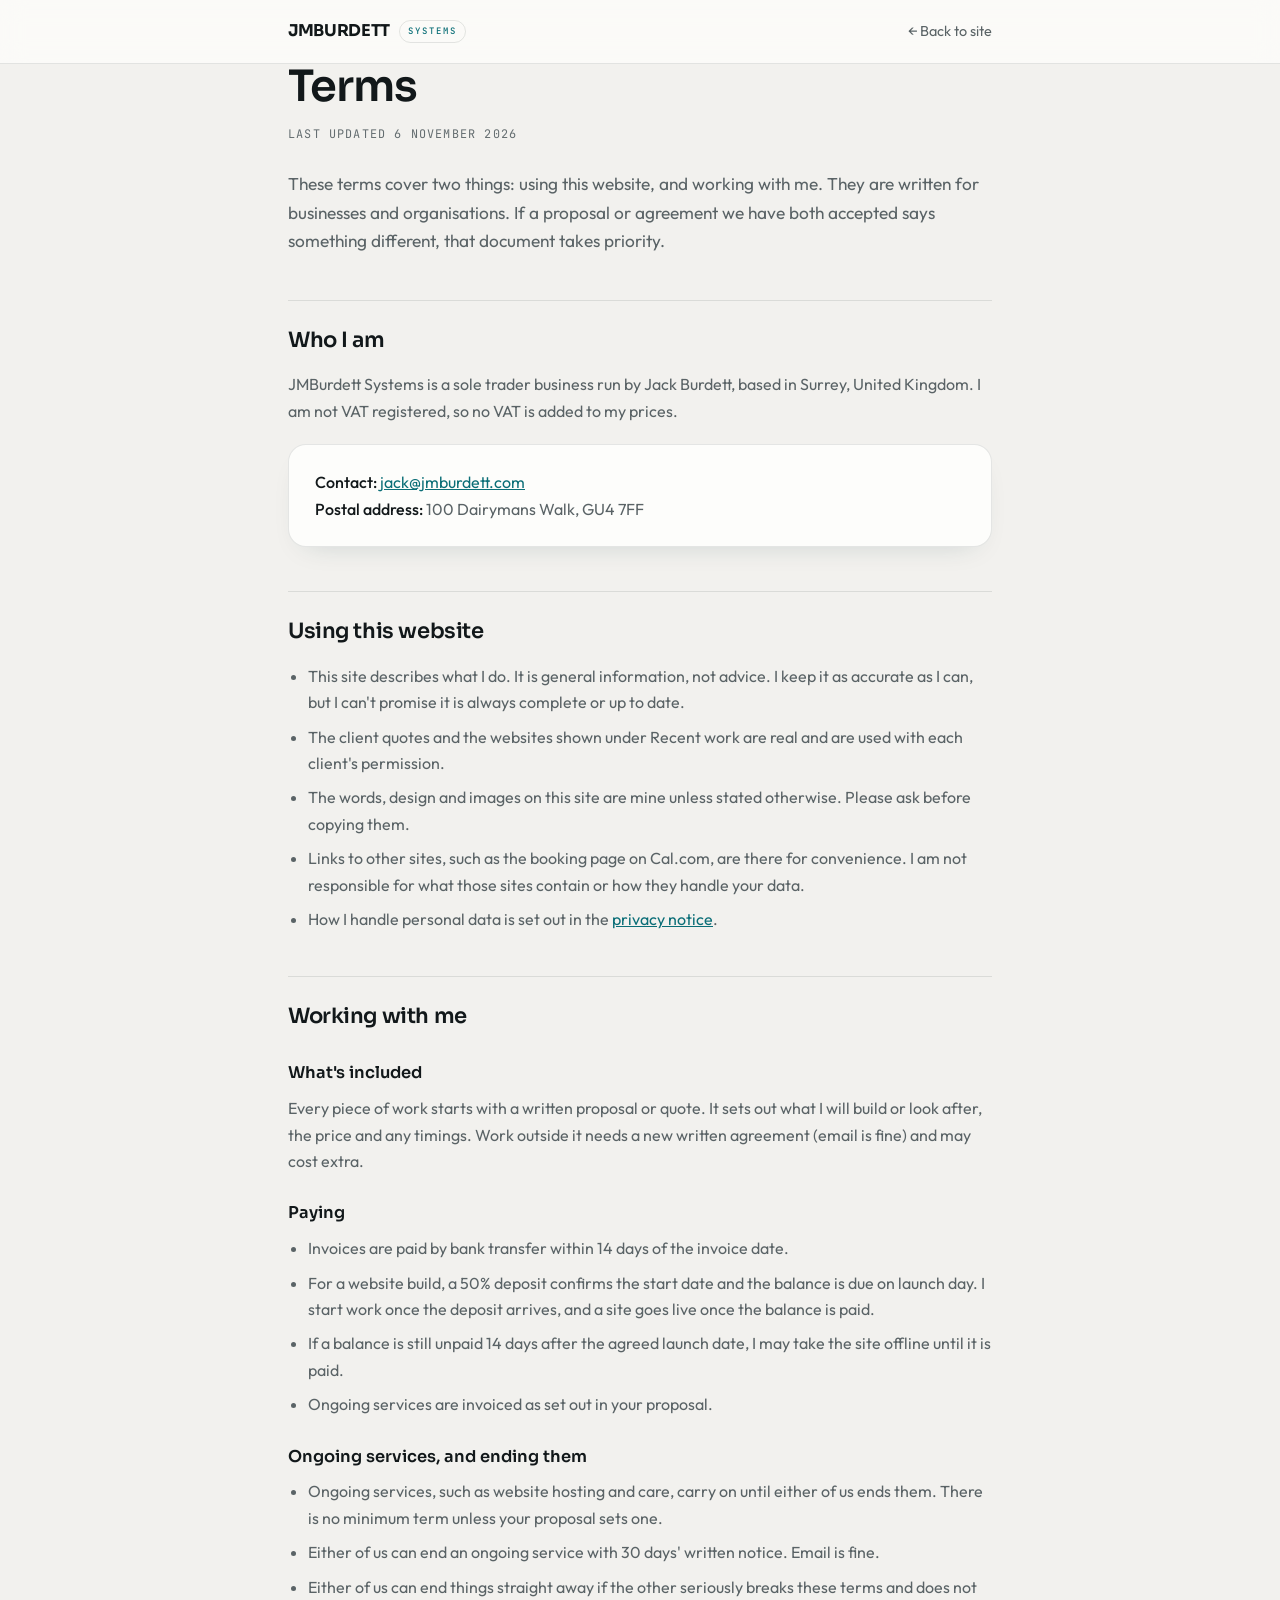
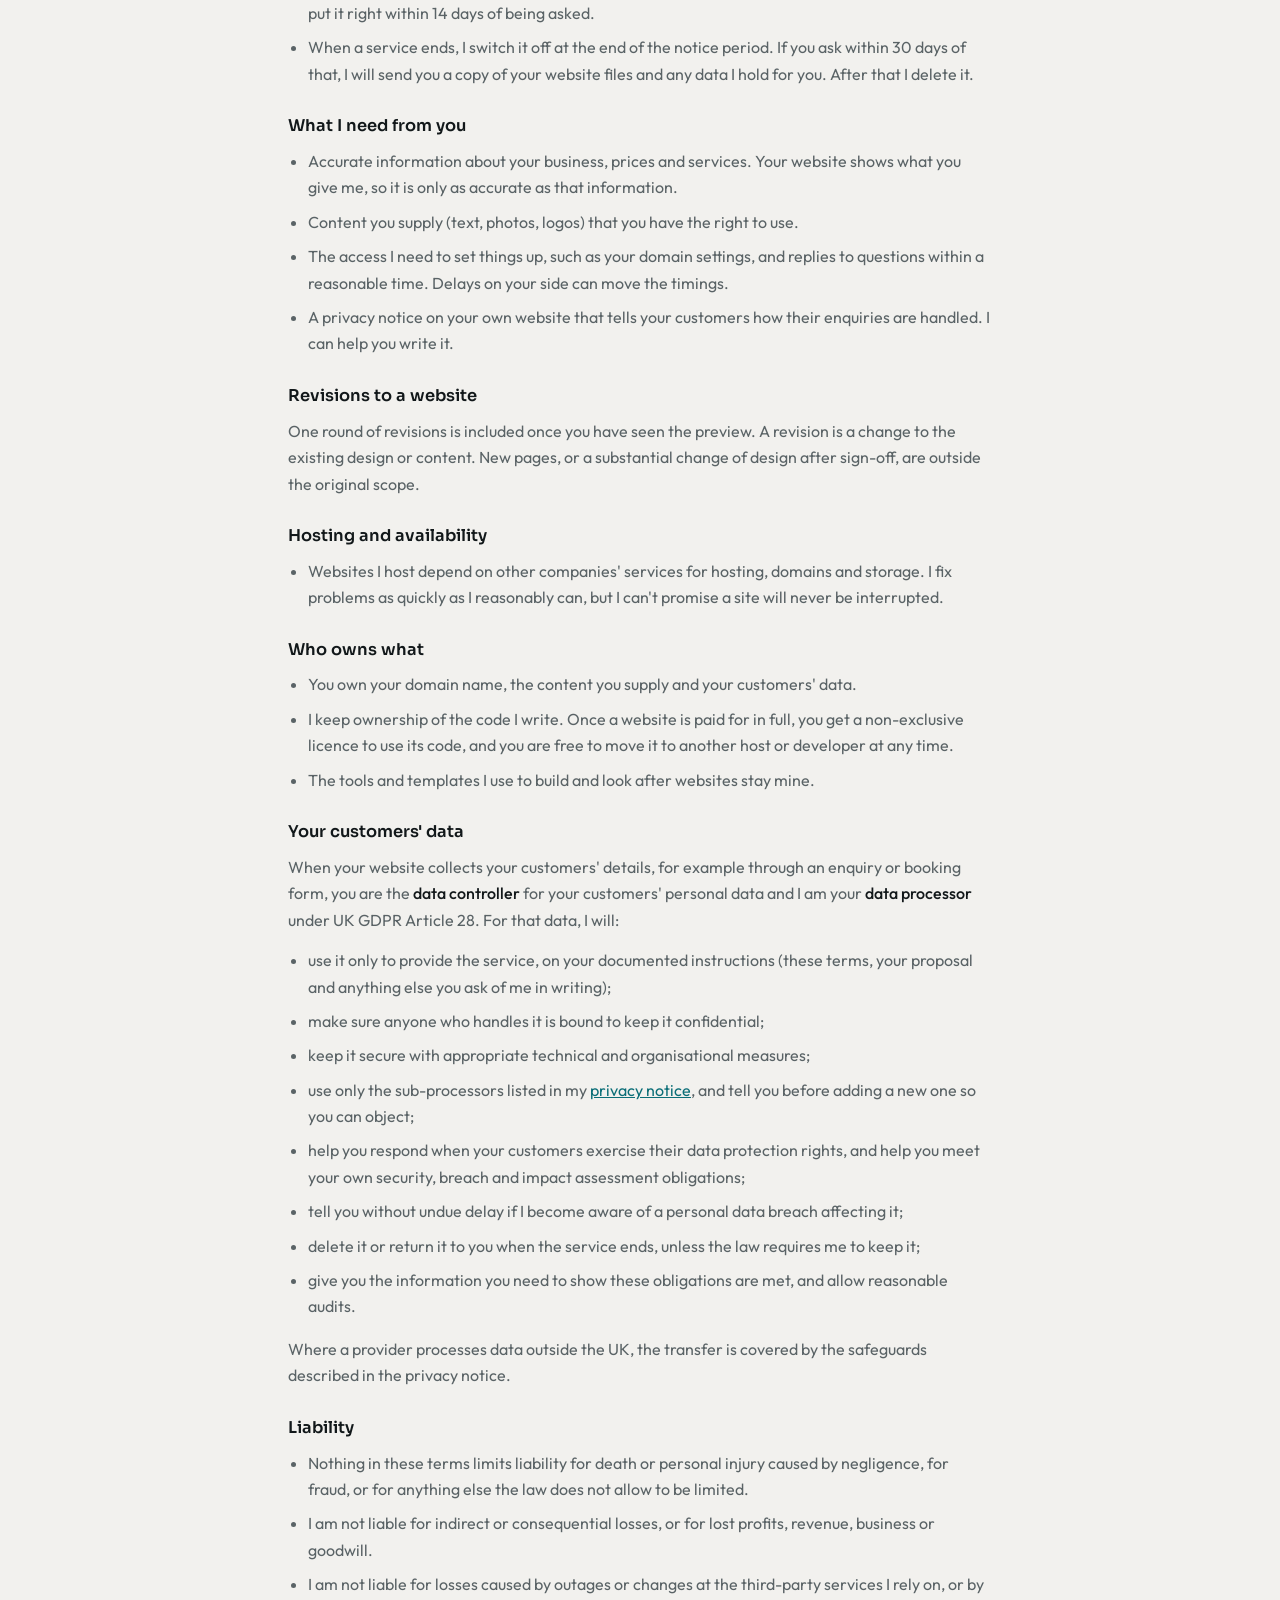
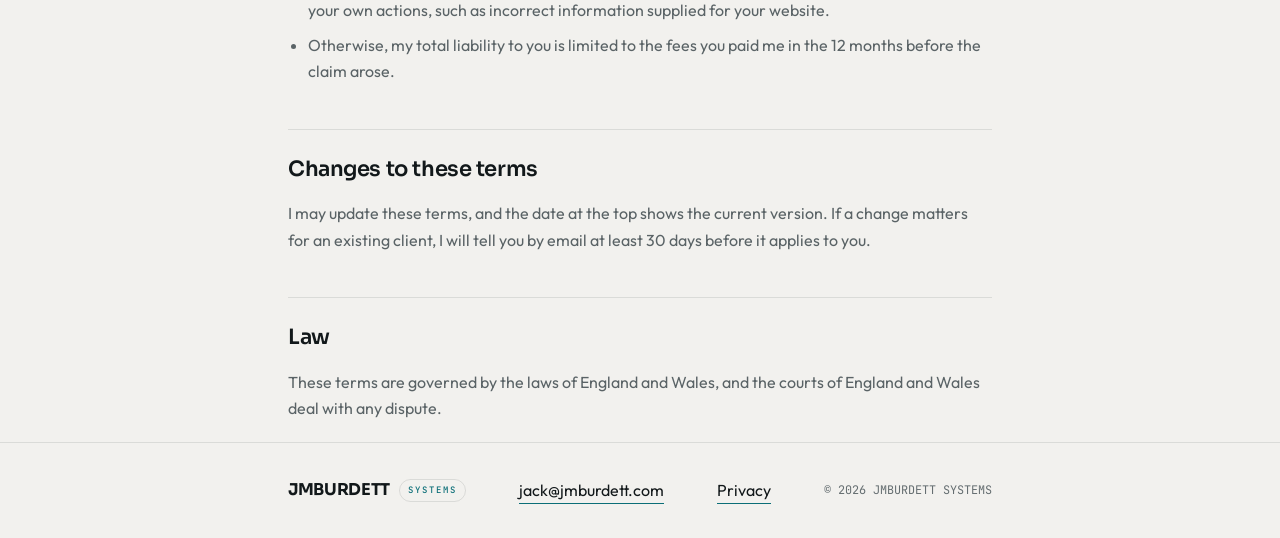
<file: terms.html>
<!DOCTYPE html>
<html lang="en-GB">
<!--
  Terms · JMBurdett Systems
  Two parts: using the website, and terms of business for clients.
  The business terms mirror Smart Website builder trial/workflows/sales/contract-template.md
  (deposit and balance, 30 days' notice, code licence on final payment) and add the
  UK GDPR Art. 28 processor terms, so any client who accepts them has a processor agreement.
  A signed proposal or agreement overrides this page where they differ.
-->
<meta charset="utf-8" />
<meta name="viewport" content="width=device-width, initial-scale=1" />
<title>Terms · JMBurdett Systems</title>
<meta name="description" content="Terms for using jmburdett.com and for working with JMBurdett Systems: payment, notice, ownership, data processing and liability." />
<meta name="robots" content="index,follow" />
<link rel="canonical" href="https://jmburdett.com/terms.html" />
<link rel="icon" href="/favicon.ico" sizes="32x32" />
<link rel="icon" href="/favicon.svg" type="image/svg+xml" />
<link rel="apple-touch-icon" href="/apple-touch-icon.png" />
<link rel="preconnect" href="https://fonts.googleapis.com" />
<link rel="preconnect" href="https://fonts.gstatic.com" crossorigin />
<link href="https://fonts.googleapis.com/css2?family=Sora:wght@400;500;600;700&family=Outfit:wght@300;400;500&family=JetBrains+Mono:wght@400;500&display=swap" rel="stylesheet" />

<style>
  :root{
    --bg:#F2F1EE;--panel:#FDFDFB;--ink:#12181A;--muted:#5A6366;--faint:#646D70;
    --accent:#0B6E77;--line:rgba(18,24,26,0.10);
    --shadow-sm:0 12px 30px -18px rgba(16,60,64,0.22);
  }
  *{box-sizing:border-box;margin:0;padding:0}
  html{scroll-behavior:smooth}
  body{background:var(--bg);color:var(--ink);font-family:"Outfit",-apple-system,sans-serif;line-height:1.65;-webkit-font-smoothing:antialiased}
  ::selection{background:var(--accent);color:#fff}
  .wrap{max-width:760px;margin:0 auto;padding:0 28px}

  header.nav{border-bottom:1px solid var(--line);background:rgba(253,253,251,.8);backdrop-filter:blur(12px);position:sticky;top:0;z-index:10}
  .nav-in{display:flex;align-items:center;justify-content:space-between;padding-block:18px}
  .brand{font-family:"Sora";font-weight:700;font-size:1.02rem;letter-spacing:-0.02em;text-decoration:none;color:var(--ink);display:inline-flex;align-items:center}
  .brand .sys{font-family:"JetBrains Mono";font-weight:500;font-size:0.56rem;letter-spacing:0.22em;text-transform:uppercase;color:var(--accent);border:1px solid var(--line);border-radius:100px;padding:3px 8px;margin-left:9px}
  .back{font-size:.9rem;color:var(--muted);text-decoration:none}
  .back:hover{color:var(--accent)}

  main{padding:56px 0 80px}
  h1{font-family:"Sora";font-size:clamp(2rem,4.5vw,2.7rem);font-weight:600;letter-spacing:-0.025em;line-height:1.08}
  .updated{font-family:"JetBrains Mono";font-size:.74rem;color:var(--faint);text-transform:uppercase;letter-spacing:.1em;margin-top:14px}
  .lede{font-size:1.08rem;color:var(--muted);margin:26px 0 0}

  h2{font-family:"Sora";font-size:1.32rem;font-weight:600;letter-spacing:-0.02em;margin:44px 0 14px;padding-top:22px;border-top:1px solid var(--line)}
  h3{font-family:"Sora";font-size:1.02rem;font-weight:600;margin:26px 0 8px}
  p{margin:0 0 14px;color:var(--muted)}
  p.ink{color:var(--ink)}
  ul{margin:0 0 16px 20px;color:var(--muted)}
  li{margin-bottom:8px}
  a{color:var(--accent)}
  strong{color:var(--ink);font-weight:500}

  .card{background:var(--panel);border:1px solid var(--line);border-radius:18px;padding:24px 26px;margin:20px 0;box-shadow:var(--shadow-sm)}
  .card p:last-child{margin-bottom:0}

  footer{border-top:1px solid var(--line);padding:34px 0;margin-top:20px}
  .foot{display:flex;justify-content:space-between;gap:18px;flex-wrap:wrap;align-items:center}
  .foot a{color:var(--ink);text-decoration:none;border-bottom:1px solid var(--accent)}
  .foot .sm{color:var(--faint);font-family:"JetBrains Mono";font-size:.74rem}
</style>

<header class="nav">
  <div class="wrap nav-in">
    <a href="/" class="brand">JMBURDETT<span class="sys">Systems</span></a>
    <a href="/" class="back">← Back to site</a>
  </div>
</header>

<main class="wrap">
  <h1>Terms</h1>
  <div class="updated">Last updated 6 November 2026</div>

  <p class="lede">These terms cover two things: using this website, and working with me. They are written for businesses and organisations. If a proposal or agreement we have both accepted says something different, that document takes priority.</p>

  <h2>Who I am</h2>
  <p>JMBurdett Systems is a sole trader business run by Jack Burdett, based in Surrey, United Kingdom. I am not VAT registered, so no VAT is added to my prices.</p>
  <div class="card">
    <p><strong>Contact:</strong> <a href="mailto:jack@jmburdett.com">jack@jmburdett.com</a><br>
    <strong>Postal address:</strong> 100 Dairymans Walk, GU4 7FF</p>
  </div>

  <h2>Using this website</h2>
  <ul>
    <li>This site describes what I do. It is general information, not advice. I keep it as accurate as I can, but I can't promise it is always complete or up to date.</li>
    <li>The client quotes and the websites shown under Recent work are real and are used with each client's permission.</li>
    <li>The words, design and images on this site are mine unless stated otherwise. Please ask before copying them.</li>
    <li>Links to other sites, such as the booking page on Cal.com, are there for convenience. I am not responsible for what those sites contain or how they handle your data.</li>
    <li>How I handle personal data is set out in the <a href="/privacy.html">privacy notice</a>.</li>
  </ul>

  <h2>Working with me</h2>

  <h3>What's included</h3>
  <p>Every piece of work starts with a written proposal or quote. It sets out what I will build or look after, the price and any timings. Work outside it needs a new written agreement (email is fine) and may cost extra.</p>

  <h3>Paying</h3>
  <ul>
    <li>Invoices are paid by bank transfer within 14 days of the invoice date.</li>
    <li>For a website build, a 50% deposit confirms the start date and the balance is due on launch day. I start work once the deposit arrives, and a site goes live once the balance is paid.</li>
    <li>If a balance is still unpaid 14 days after the agreed launch date, I may take the site offline until it is paid.</li>
    <li>Ongoing services are invoiced as set out in your proposal.</li>
  </ul>

  <h3>Ongoing services, and ending them</h3>
  <ul>
    <li>Ongoing services, such as website hosting and care, carry on until either of us ends them. There is no minimum term unless your proposal sets one.</li>
    <li>Either of us can end an ongoing service with 30 days' written notice. Email is fine.</li>
    <li>Either of us can end things straight away if the other seriously breaks these terms and does not put it right within 14 days of being asked.</li>
    <li>When a service ends, I switch it off at the end of the notice period. If you ask within 30 days of that, I will send you a copy of your website files and any data I hold for you. After that I delete it.</li>
  </ul>

  <h3>What I need from you</h3>
  <ul>
    <li>Accurate information about your business, prices and services. Your website shows what you give me, so it is only as accurate as that information.</li>
    <li>Content you supply (text, photos, logos) that you have the right to use.</li>
    <li>The access I need to set things up, such as your domain settings, and replies to questions within a reasonable time. Delays on your side can move the timings.</li>
    <li>A privacy notice on your own website that tells your customers how their enquiries are handled. I can help you write it.</li>
  </ul>

  <h3>Revisions to a website</h3>
  <p>One round of revisions is included once you have seen the preview. A revision is a change to the existing design or content. New pages, or a substantial change of design after sign-off, are outside the original scope.</p>

  <h3>Hosting and availability</h3>
  <ul>
    <li>Websites I host depend on other companies' services for hosting, domains and storage. I fix problems as quickly as I reasonably can, but I can't promise a site will never be interrupted.</li>
  </ul>

  <h3>Who owns what</h3>
  <ul>
    <li>You own your domain name, the content you supply and your customers' data.</li>
    <li>I keep ownership of the code I write. Once a website is paid for in full, you get a non-exclusive licence to use its code, and you are free to move it to another host or developer at any time.</li>
    <li>The tools and templates I use to build and look after websites stay mine.</li>
  </ul>

  <h3>Your customers' data</h3>
  <p>When your website collects your customers' details, for example through an enquiry or booking form, you are the <strong>data controller</strong> for your customers' personal data and I am your <strong>data processor</strong> under UK GDPR Article 28. For that data, I will:</p>
  <ul>
    <li>use it only to provide the service, on your documented instructions (these terms, your proposal and anything else you ask of me in writing);</li>
    <li>make sure anyone who handles it is bound to keep it confidential;</li>
    <li>keep it secure with appropriate technical and organisational measures;</li>
    <li>use only the sub-processors listed in my <a href="/privacy.html">privacy notice</a>, and tell you before adding a new one so you can object;</li>
    <li>help you respond when your customers exercise their data protection rights, and help you meet your own security, breach and impact assessment obligations;</li>
    <li>tell you without undue delay if I become aware of a personal data breach affecting it;</li>
    <li>delete it or return it to you when the service ends, unless the law requires me to keep it;</li>
    <li>give you the information you need to show these obligations are met, and allow reasonable audits.</li>
  </ul>
  <p>Where a provider processes data outside the UK, the transfer is covered by the safeguards described in the privacy notice.</p>

  <h3>Liability</h3>
  <ul>
    <li>Nothing in these terms limits liability for death or personal injury caused by negligence, for fraud, or for anything else the law does not allow to be limited.</li>
    <li>I am not liable for indirect or consequential losses, or for lost profits, revenue, business or goodwill.</li>
    <li>I am not liable for losses caused by outages or changes at the third-party services I rely on, or by your own actions, such as incorrect information supplied for your website.</li>
    <li>Otherwise, my total liability to you is limited to the fees you paid me in the 12 months before the claim arose.</li>
  </ul>

  <h2>Changes to these terms</h2>
  <p>I may update these terms, and the date at the top shows the current version. If a change matters for an existing client, I will tell you by email at least 30 days before it applies to you.</p>

  <h2>Law</h2>
  <p>These terms are governed by the laws of England and Wales, and the courts of England and Wales deal with any dispute.</p>
</main>

<footer>
  <div class="wrap foot">
    <a href="/" class="brand" style="border:none">JMBURDETT<span class="sys">Systems</span></a>
    <a href="mailto:jack@jmburdett.com">jack@jmburdett.com</a>
    <a href="/privacy.html">Privacy</a>
    <span class="sm">© 2026 JMBURDETT SYSTEMS</span>
  </div>
</footer>
</file>
<file: scrollcraft.css>
/* ============================================================================
   scrollcraft.css: the taste floor
   ----------------------------------------------------------------------------
   Two layers, and the split matters:

     TOKENS   what you override per brand. Colour roles, the type ramp, the
              spacing scale, elevation, motion. A brand is ~12 values.
     DEVICES  what the engine drives. Do not restyle these to taste; they are
              the mechanism. Style your own markup instead.

   Nothing here draws a "component". There are no card, badge, or pill classes,
   because a stylesheet that ships those is how every page built on it ends up
   with the same shapes. You get a floor and a vocabulary; the composition is
   yours.
   ========================================================================== */

/* ---------------------------------------------------------------- tokens -- */
:root {
  /* --- colour roles. Override these six and the page is rebranded. -------- */
  --sc-canvas:      #08090b;   /* the page ground. Drift interpolates this.   */
  --sc-surface:     #101217;   /* anything raised off the ground             */
  --sc-ink:         #f4f2ef;   /* primary text                               */
  --sc-ink-soft:    #9a9ba1;   /* secondary text. Tinted, never flat gray.   */
  --sc-accent:      #d8ff3e;   /* ONE accent. It owns a region, not confetti. */
  --sc-accent-ink:  #08090b;   /* text that sits on the accent               */

  --sc-hairline:    color-mix(in oklab, var(--sc-ink) 12%, transparent);
  --sc-hairline-strong: color-mix(in oklab, var(--sc-ink) 22%, transparent);

  /* --- type. Two families max. Display carries voice, text carries prose. - */
  --sc-font-display: "Instrument Sans", "Geist", system-ui, sans-serif;
  --sc-font-text:    "Geist", system-ui, sans-serif;
  --sc-font-mono:    "Geist Mono", ui-monospace, monospace;

  /* Fluid ramp. Tracking tightens as size grows because a face set at 6rem
     with 0 tracking reads loose; this is optical correction, not decoration. */
  --sc-t-xs:   clamp(0.75rem, 0.72rem + 0.15vw, 0.82rem);
  --sc-t-sm:   clamp(0.875rem, 0.84rem + 0.18vw, 0.95rem);
  --sc-t-base: clamp(1rem, 0.96rem + 0.22vw, 1.125rem);
  --sc-t-lg:   clamp(1.2rem, 1.1rem + 0.5vw, 1.5rem);
  --sc-t-xl:   clamp(1.6rem, 1.35rem + 1.2vw, 2.25rem);
  --sc-t-2xl:  clamp(2.1rem, 1.6rem + 2.4vw, 3.4rem);
  --sc-t-3xl:  clamp(2.8rem, 1.9rem + 4.2vw, 5rem);
  --sc-t-4xl:  clamp(3.4rem, 1.9rem + 6.6vw, 7.5rem);

  --sc-track-tight:  -0.035em;
  --sc-track-snug:   -0.02em;
  --sc-track-normal: -0.005em;
  --sc-track-wide:    0.08em;

  --sc-leading-none: 0.94;
  --sc-leading-tight: 1.06;
  --sc-leading-body: 1.62;

  --sc-measure: 62ch;

  /* --- space. 4px base: the useful middle steps an 8-only scale misses. --- */
  --sc-1: 0.25rem;  --sc-2: 0.5rem;   --sc-3: 0.75rem;  --sc-4: 1rem;
  --sc-5: 1.5rem;   --sc-6: 2rem;     --sc-7: 3rem;     --sc-8: 4rem;
  --sc-9: 6rem;     --sc-10: 8rem;    --sc-11: 12rem;

  /* Section rhythm is fluid so a phone doesn't inherit desktop air. */
  --sc-section: clamp(4.5rem, 9vw, 11rem);
  --sc-gutter:  clamp(1.25rem, 5vw, 5.5rem);
  --sc-maxw:    82rem;

  /* --- radius. Pick one scale for the page and hold it. ------------------- */
  --sc-r-sm: 6px;  --sc-r-md: 12px;  --sc-r-lg: 20px;  --sc-r-pill: 999px;

  /* --- elevation. Every shadow has an offset AND a soft blur, and is tinted
         to the canvas hue. A zero-offset coloured halo is decoration, not
         depth, so there isn't one here. ---------------------------------- */
  --sc-shadow-color: 220 40% 2%;
  --sc-e1: 0 1px 2px hsl(var(--sc-shadow-color) / 0.28),
           0 2px 6px -1px hsl(var(--sc-shadow-color) / 0.20);
  --sc-e2: 0 2px 4px hsl(var(--sc-shadow-color) / 0.24),
           0 8px 18px -4px hsl(var(--sc-shadow-color) / 0.30);
  --sc-e3: 0 4px 8px hsl(var(--sc-shadow-color) / 0.22),
           0 18px 40px -8px hsl(var(--sc-shadow-color) / 0.38),
           0 48px 90px -24px hsl(var(--sc-shadow-color) / 0.30);

  /* Edge light: a 1px top highlight sells a raised surface better than any
     amount of blur, because real raised things catch light on their lip. */
  --sc-edge: inset 0 1px 0 color-mix(in oklab, var(--sc-ink) 10%, transparent);

  /* --- motion. Built-in CSS easings are too weak for UI. ------------------ */
  --sc-ease-out:    cubic-bezier(0.23, 1, 0.32, 1);
  --sc-ease-in-out: cubic-bezier(0.77, 0, 0.175, 1);
  --sc-ease-drawer: cubic-bezier(0.32, 0.72, 0, 1);
  --sc-d-fast: 160ms;  --sc-d-base: 240ms;  --sc-d-slow: 420ms;

  --sc-z-stage: 1; --sc-z-copy: 20; --sc-z-chrome: 60;
}

/* --------------------------------------------------------------- reset -- */
*, *::before, *::after { box-sizing: border-box; }
html { -webkit-text-size-adjust: 100%; scroll-behavior: smooth; }
@media (prefers-reduced-motion: reduce) { html { scroll-behavior: auto; } }

body {
  margin: 0;
  background: var(--sc-canvas);
  color: var(--sc-ink);
  font-family: var(--sc-font-text);
  font-size: var(--sc-t-base);
  line-height: var(--sc-leading-body);
  letter-spacing: var(--sc-track-normal);
  -webkit-font-smoothing: antialiased;
  text-rendering: optimizeLegibility;
  font-synthesis-weight: none;
  overflow-x: clip;
}
img, video, canvas, svg { display: block; max-width: 100%; }
button, input, select, textarea { font: inherit; color: inherit; }

/* ------------------------------------------------- the browser surfaces --
   The parts you did not draw still carry the design. Selection, caret, focus
   ring, scrollbar and tabular numerals all ship with defaults that belong to no
   design system. Theming them is the cheapest signal that a page was built
   rather than assembled, and it is the step that gets skipped most reliably. */
::selection { background: var(--sc-accent); color: var(--sc-accent-ink); }
:root { caret-color: var(--sc-accent); accent-color: var(--sc-accent); }
:focus-visible {
  outline: 2px solid var(--sc-accent);
  outline-offset: 3px;
  border-radius: var(--sc-r-sm);
}
:where(a) { color: inherit; text-decoration-thickness: 1px; text-underline-offset: 0.22em; }
@supports (scrollbar-color: auto) {
  html { scrollbar-color: color-mix(in oklab, var(--sc-ink) 26%, transparent) transparent; scrollbar-width: thin; }
}
:where(table, .sc-nums, [data-sc-count]) { font-variant-numeric: tabular-nums; }

/* ----------------------------------------------------------- typography -- */
.sc-display {
  font-family: var(--sc-font-display);
  font-weight: 500;
  line-height: var(--sc-leading-none);
  letter-spacing: var(--sc-track-tight);
  text-wrap: balance;
  margin: 0;
}
.sc-display--xl { font-size: var(--sc-t-4xl); }
.sc-display--lg { font-size: var(--sc-t-3xl); }
.sc-display--md { font-size: var(--sc-t-2xl); letter-spacing: var(--sc-track-snug); }
.sc-lede {
  font-size: var(--sc-t-lg);
  line-height: 1.44;
  letter-spacing: var(--sc-track-snug);
  color: var(--sc-ink);
  max-width: 46ch;
  text-wrap: pretty;
  margin: 0;
}
.sc-body { max-width: var(--sc-measure); color: var(--sc-ink-soft); text-wrap: pretty; margin: 0; }
.sc-label {
  font-family: var(--sc-font-mono);
  font-size: var(--sc-t-xs);
  letter-spacing: var(--sc-track-wide);
  text-transform: uppercase;
  color: var(--sc-ink-soft);
}

/* ---------------------------------------------------------------- layout -- */
.sc-wrap { width: 100%; max-width: var(--sc-maxw); margin-inline: auto; padding-inline: var(--sc-gutter); }
.sc-section { padding-block: var(--sc-section); }
/* More space above a heading than below it: the gap belongs to the boundary,
   not to the pair. */
.sc-stack > * + * { margin-top: var(--sc-4); }
.sc-stack > :is(h1,h2,h3) { margin-top: var(--sc-7); }
.sc-stack > :is(h1,h2,h3):first-child { margin-top: 0; }
.sc-rule { height: 1px; border: 0; background: var(--sc-hairline); margin: 0; }

/* =============================================================== DEVICES ==
   Driven by the engine. Restyle your own markup, not these.                */

.sc-act--pinned { position: relative; }
.sc-stage {
  position: sticky; top: 0;
  height: 100vh; height: 100svh;
  overflow: clip;
  z-index: var(--sc-z-stage);
}

/* scrub / sequence media */
.sc-stage :is(video[data-sc-scrub], canvas[data-sc-sequence], .sc-stage__poster) {
  position: absolute; inset: 0;
  width: 100%; height: 100%;
  object-fit: cover;
}
video[data-sc-scrub] { opacity: 0; transition: opacity 380ms var(--sc-ease-out); }
.sc-has-clip video[data-sc-scrub] { opacity: 1; }
/* The poster is a live frame-holder, not a placeholder: it stays up until a
   real video frame has painted, which is what stops the blank-stage flash. */
.sc-stage__poster { z-index: 0; transition: opacity 380ms var(--sc-ease-out); }
.sc-has-clip .sc-stage__poster { opacity: 0; }

/* A scrim only where text sits. A full-frame darkening layer flattens the
   image everywhere to fix contrast in one corner. */
.sc-scrim {
  position: absolute; inset: 0; pointer-events: none; z-index: 1;
  background: linear-gradient(
    var(--sc-scrim-angle, 180deg),
    color-mix(in oklab, var(--sc-canvas) var(--sc-scrim-a, 78%), transparent) 0%,
    color-mix(in oklab, var(--sc-canvas) 30%, transparent) 42%,
    transparent 68%);
}
/* Point the scrim at the copy. A scrim gradient that darkens the top while the
   copy sits at the bottom fixes contrast nowhere and flattens the image
   everywhere, which is the most common way text-over-video goes wrong. */
.sc-scrim--bottom { --sc-scrim-angle: 0deg; }
.sc-scrim--left   { --sc-scrim-angle: 90deg; }
.sc-scrim--right  { --sc-scrim-angle: 270deg; }

/* Corner scrims, for copy anchored to a corner. An edge gradient has to darken
   a whole band across the frame to cover one corner; a corner gradient puts the
   density where the text is and leaves the rest of the image alone. Pair with
   .sc-copy--lead / .sc-copy--trail. */
.sc-scrim--lead {
  background: linear-gradient(to top right,
    color-mix(in oklab, var(--sc-canvas) 94%, transparent) 0%,
    color-mix(in oklab, var(--sc-canvas) 72%, transparent) 30%,
    color-mix(in oklab, var(--sc-canvas) 30%, transparent) 52%,
    transparent 72%);
}
.sc-scrim--trail {
  background: linear-gradient(to top left,
    color-mix(in oklab, var(--sc-canvas) 94%, transparent) 0%,
    color-mix(in oklab, var(--sc-canvas) 72%, transparent) 30%,
    color-mix(in oklab, var(--sc-canvas) 30%, transparent) 52%,
    transparent 72%);
}
/* A band across the bottom, for copy that spans the full width of the frame.
   That is what both corner anchors become below 860px, and it is also the right
   shape whenever the copy block is wider than a corner. */
.sc-scrim--band {
  background: linear-gradient(to top,
    color-mix(in oklab, var(--sc-canvas) 94%, transparent) 0%,
    color-mix(in oklab, var(--sc-canvas) 74%, transparent) 22%,
    color-mix(in oklab, var(--sc-canvas) 30%, transparent) 42%,
    transparent 58%);
}
.sc-scrim--vignette {
  background: radial-gradient(120% 90% at 50% 45%, transparent 40%,
              color-mix(in oklab, var(--sc-canvas) 70%, transparent) 100%);
}

/* copy over a stage.
   max-width is in rem, never ch. A `ch` on this container resolves against the
   CONTAINER's font-size (body size), not the display size of the heading inside
   it, so `max-width: 20ch` here silently produces a ~180px column and wraps a
   hero headline to six lines. Set a ch measure on the text element itself. */
.sc-copy {
  position: absolute; z-index: var(--sc-z-copy);
  inset-inline: var(--sc-gutter);
  max-width: min(46rem, 76vw);
  will-change: opacity, transform;
}
.sc-copy--lead   { left: var(--sc-gutter); bottom: clamp(3rem, 12vh, 9rem); }
/* inset-inline FIRST. It is the shorthand for left+right, so declaring it after
   `left: 50%` resets left to auto and the block drifts off the left edge. */
.sc-copy--center { inset-inline: auto; left: 50%; top: 50%; translate: -50% -50%; text-align: center; }
.sc-copy--trail  { inset-inline: auto; right: var(--sc-gutter); bottom: clamp(3rem, 12vh, 9rem); text-align: right; }

/* cue defaults: the engine writes opacity/transform inline, these are the
   pre-paint state so nothing flashes before the first read() */
[data-sc-cue] { opacity: 0; will-change: opacity, transform; }
.sc-ready [data-sc-cue] { transition: none; }

/* kinetic split */
.sc-split { display: inline-block; overflow: hidden; vertical-align: top; }
/* Descenders live below the baseline; a line mask clipped to the line box eats
   the tails off g, y, p, j. The padding buys them room back. */
.sc-split--line { display: block; padding-bottom: 0.14em; margin-bottom: -0.14em; }
.sc-split__i { display: inline-block; will-change: transform, opacity; }
.sc-is-split { opacity: 1 !important; }

/* horizontal rail */
[data-sc-pan] { display: flex; will-change: transform; }

/* reveal + parallax */
[data-sc-reveal] { will-change: clip-path; }
[data-sc-parallax] { will-change: transform; }

/* flow reveal (fires once) */
[data-sc-in], [data-sc-stagger] > * {
  opacity: 0;
  transform: translate3d(0, 14px, 0);
  transition: opacity 620ms var(--sc-ease-out), transform 620ms var(--sc-ease-out);
}
[data-sc-in].sc-in, [data-sc-stagger] > .sc-in { opacity: 1; transform: none; }

/* pointer devices */
[data-sc-tilt] { transform-style: preserve-3d; will-change: transform; }
[data-sc-magnet] { will-change: transform; }
/* isolation always; position only if nothing more specific already set it.
   Written with :where() (zero specificity) on purpose: a plain `position:
   relative` here has the same weight as `.sc-stage` and, being later in the
   file, silently wins. A stage carrying both attributes then stops being
   sticky and the whole act scrolls away instead of pinning. */
[data-sc-spotlight] { isolation: isolate; }
:where([data-sc-spotlight]) { position: relative; }
[data-sc-spotlight]::after {
  content: ""; position: absolute; inset: 0; pointer-events: none; z-index: 2;
  background: radial-gradient(
    28rem 28rem at calc(var(--sc-mx, 0.5) * 100%) calc(var(--sc-my, 0.5) * 100%),
    color-mix(in oklab, var(--sc-accent) 16%, transparent), transparent 70%);
  opacity: 0; transition: opacity var(--sc-d-slow) var(--sc-ease-out);
}
[data-sc-spotlight]:hover::after { opacity: 1; }

/* =========================================================== WORLDFLIGHT ==
   One fixed stage for the whole page. The only thing in document flow is the
   spacer, and it is empty. If you find yourself adding a section here, you want
   act mode instead: the moment a real block scrolls past the fixed stage, the
   page has a seam again and the whole point is gone.                        */

[data-sc-mode="worldflight"] { position: relative; }

.sc-world {
  position: fixed; inset: 0;
  overflow: clip;
  z-index: var(--sc-z-stage);
  background: var(--sc-canvas);
}

/* Every leg is mounted for the life of the page and stacked in the same box.
   The engine owns opacity, visibility and z-index here; do not set them. */
.sc-world__seg {
  position: absolute; inset: 0;
  opacity: 0;
  will-change: opacity;
}
.sc-world__seg > :is(video, img, canvas) {
  position: absolute; inset: 0;
  width: 100%; height: 100%;
  object-fit: cover;
}
/* The poster is the frame-holder AND the first camera move: the engine pushes
   it in slowly until a real decoded frame is available to replace it. */
.sc-world__poster {
  z-index: 0;
  transform-origin: 50% 50%;
  transition: opacity 420ms var(--sc-ease-out);
}
.sc-world__seg > video { z-index: 1; }
.sc-world__seg.sc-has-clip .sc-world__poster { opacity: 0; }
/* The act stylesheet lights a clip through its ancestor act. A worldflight leg
   has no act, so match the class the engine also writes on the clip itself. */
video[data-sc-scrub].sc-has-clip { opacity: 1; }

/* The copy layer is fixed too, and inert by default: the engine hands
   pointer-events back to a block only while it is actually legible. */
.sc-world__copy {
  position: fixed; inset: 0;
  z-index: var(--sc-z-copy);
  pointer-events: none;
}
.sc-world__scrim { position: absolute; inset: 0; pointer-events: none; z-index: 0; }
[data-sc-copy] {
  opacity: 0;
  pointer-events: none;
  will-change: opacity, transform;
}
.sc-ready [data-sc-copy] { transition: none; }

/* The track. Empty on purpose. */
.sc-world__spacer { pointer-events: none; }

/* scroll progress */
[data-sc-progress] {
  position: fixed; inset: 0 0 auto 0; height: 2px; z-index: var(--sc-z-chrome);
  background: var(--sc-accent); transform-origin: 0 50%; transform: scaleX(0);
  will-change: transform;
}

/* ----------------------------------------------------------- atmosphere --
   Depth is not only shadow. Grain keeps a flat dark ground from banding, and
   it is the difference between "a dark page" and "a lit room". */
.sc-grain { position: fixed; inset: 0; pointer-events: none; z-index: 3; opacity: 0.045; }
.sc-grain::before {
  content: ""; position: absolute; inset: -50%;
  background-image: url("data:image/svg+xml;utf8,<svg xmlns='http://www.w3.org/2000/svg' width='140' height='140'><filter id='n'><feTurbulence type='fractalNoise' baseFrequency='0.85' numOctaves='3'/></filter><rect width='140' height='140' filter='url(%23n)'/></svg>");
}

/* -------------------------------------------------------- reduced motion -- */
@media (prefers-reduced-motion: reduce) {
  /* Fewer and gentler, not zero. Opacity still carries the reveal so the page
     is comprehensible; every position change is dropped. */
  [data-sc-in], [data-sc-stagger] > * { transform: none; transition-duration: 220ms; }
  [data-sc-parallax], [data-sc-pan], .sc-split__i { transform: none !important; }
  /* A wipe is a position change too. Show reveal content settled. */
  [data-sc-reveal] { clip-path: none !important; }
  /* A rail's transform IS its navigation, not decoration. Zeroing it the way
     parallax and kinetic type are zeroed parks the act on its first screenful
     and makes everything past the fold unreachable: a device degrading into
     missing content. Hand the travel back to the reader as an ordinary scroll
     region instead, so the same items are all still gettable without motion.
     A build that would rather re-lay the rail out as a grid can still do that;
     this is the floor, not the ceiling. */
  [data-sc-act="pan"] .sc-stage,
  [data-sc-act="pan"] [data-sc-stage] {
    overflow-x: auto; overflow-y: hidden;
    overscroll-behavior-x: contain;
    scroll-snap-type: x proximity;
  }
  [data-sc-pan] > * { scroll-snap-align: center; }
  [data-sc-spotlight]::after { display: none; }
  /* A worldflight keeps its whole story here. No clip is ever fetched, so the
     posters are the film, and they cross-dissolve through exactly the same
     seams at exactly the same scroll positions. The push-in and the copy drift
     are the only things that go. */
  .sc-world__poster, [data-sc-copy] { transform: none !important; }
}

/* --------------------------------------------------------------- mobile -- */
@media (max-width: 860px) {
  .sc-copy { inset-inline: var(--sc-gutter); max-width: none; }
  .sc-copy--trail { text-align: left; }
  .sc-stage { height: 100svh; }
  /* .sc-copy--trail re-anchors to the left and spans the full width here, so a
     bottom-RIGHT corner gradient darkens the one corner the copy just left and
     guarantees a contrast failure over any bright clip. Point the density at
     the copy: the same band .sc-scrim--band paints. */
  .sc-scrim--trail {
    background: linear-gradient(to top,
      color-mix(in oklab, var(--sc-canvas) 94%, transparent) 0%,
      color-mix(in oklab, var(--sc-canvas) 74%, transparent) 22%,
      color-mix(in oklab, var(--sc-canvas) 30%, transparent) 42%,
      transparent 58%);
  }
}
</file>
<file: site.css>
/* ==========================================================================
   jmburdett · page styles. The engine (scrollcraft.css/js) is untouched;
   everything here themes it or styles this page's own markup.
   Since 22 Sep (Jack): no smooth-scroll and nothing that follows the
   pointer. What still moves, because Jack likes it: the Lead Assistant
   panel beside Michael's quote (examples land and rotate) and the services
   rail, which pans sideways as the page scrolls. The hero pairs the promise
   with three live sites (20 Oct).
   ========================================================================== */

:root {
  /* the six roles + two faces (JMBurdett brand) */
  --sc-canvas:     #F2F1EE;
  --sc-surface:    #FDFDFB;
  --sc-ink:        #12181A;
  --sc-ink-soft:   #50605F;
  --sc-accent:     #0E7C86;
  --sc-accent-ink: #FFFFFF;
  --sc-font-display: "Sora", system-ui, sans-serif;
  --sc-font-text:    "Outfit", system-ui, sans-serif;
  --sc-font-mono:    "Sora", system-ui, sans-serif;   /* no third family */

  /* light canvas: shadows re-tinted toward the ground and softened (worlds.md) */
  --sc-shadow-color: 190 35% 22%;
  --sc-e1: 0 1px 2px hsl(var(--sc-shadow-color) / 0.10), 0 2px 6px -1px hsl(var(--sc-shadow-color) / 0.08);
  --sc-e2: 0 2px 4px hsl(var(--sc-shadow-color) / 0.08), 0 12px 28px -8px hsl(var(--sc-shadow-color) / 0.16);
  --sc-e3: 0 4px 10px hsl(var(--sc-shadow-color) / 0.08), 0 28px 60px -18px hsl(var(--sc-shadow-color) / 0.26);
  --sc-edge: inset 0 1px 0 rgba(255, 255, 255, 0.95);

  /* page-local */
  --jb-teal-text: #0B626B;      /* teal that clears 4.5:1 on porcelain for small text */
  --jb-glass: rgba(253, 253, 251, 0.74);
  --jb-glass-strong: rgba(253, 253, 251, 0.93);
  --jb-line: rgba(18, 24, 26, 0.085);
  --jb-r: 22px;
  --jb-r-sm: 14px;
}

html { background: var(--sc-canvas); }
body { background: transparent; }
.sc-grain { opacity: 0.028; }

/* ------------------------------------------------------------------ type
   Margins are reset with :where() (zero specificity) so the engine's
   .sc-stack rhythm still spaces these when they sit in a stack.          */
:where(.h2, .lede, .body) { margin: 0; }
.h2 {
  font-family: var(--sc-font-display);
  font-weight: 600;
  font-size: clamp(2rem, 1.35rem + 2.6vw, 3.5rem);
  line-height: 1.04;
  letter-spacing: -0.035em;
  text-wrap: balance;
}
.sc-stack > .h2 + * { margin-top: var(--sc-5); }
.lede {
  font-size: var(--sc-t-lg);
  line-height: 1.5;
  letter-spacing: -0.01em;
  color: var(--sc-ink);
  max-width: 34ch;
  text-wrap: pretty;
}
.body { color: var(--sc-ink-soft); max-width: 58ch; text-wrap: pretty; }
.body--ink { color: var(--sc-ink); }
.accent { color: var(--sc-accent); }
.textlink {
  color: var(--jb-teal-text);
  font-weight: 500;
  text-decoration: underline;
  text-decoration-color: color-mix(in oklab, var(--jb-teal-text) 40%, transparent);
  text-underline-offset: 0.28em;
  transition: text-decoration-color 160ms var(--sc-ease-out);
}
.textlink:hover { text-decoration-color: var(--jb-teal-text); }

/* ----------------------------------------------------------------- buttons */
.btn {
  display: inline-flex; align-items: center; justify-content: center;
  min-height: 3rem; padding: 0.85rem 1.45rem;
  border-radius: var(--sc-r-pill);
  background: var(--sc-accent); color: var(--sc-accent-ink);
  font-family: var(--sc-font-text); font-weight: 500; font-size: 1rem; line-height: 1;
  text-decoration: none; white-space: nowrap;
  box-shadow: inset 0 1px 0 rgba(255,255,255,0.22), 0 10px 24px -10px rgba(14,124,134,0.6);
  transition: background-color 160ms var(--sc-ease-out), transform 140ms var(--sc-ease-out);
}
.btn:active { transform: scale(0.97); }
@media (hover: hover) and (pointer: fine) { .btn:hover { background: var(--jb-teal-text); } }
.btn--sm { min-height: 2.5rem; padding: 0.65rem 1.1rem; font-size: 0.95rem; }
.btn--lg { min-height: 3.4rem; padding: 1rem 1.9rem; font-size: 1.05rem; }

/* ------------------------------------------------------------- the field
   A full-page layer BEHIND the content, holding a sticky viewport-sized
   canvas painted once (site.js). Sticky rather than fixed: it paints the
   same, and contrast checks then measure each line against the light that
   is really behind it.                                                    */
body { position: relative; }
.field-wrap { position: absolute; inset: 0; z-index: -1; pointer-events: none; }
#field, .field-fallback { position: sticky; top: 0; display: block; width: 100%; height: 100vh; height: 100lvh; }
.field-fallback {
  display: none;
  background:
    radial-gradient(60% 50% at 78% 22%, rgba(79,179,188,0.16), transparent 70%),
    radial-gradient(50% 45% at 18% 85%, rgba(14,124,134,0.08), transparent 70%),
    var(--sc-canvas);
}
.no-webgl #field { display: none; }
.no-webgl .field-fallback { display: block; }

/* ------------------------------------------------------------------- bar */
.bar { position: fixed; inset: 0 0 auto 0; z-index: var(--sc-z-chrome); padding: 14px var(--sc-gutter) 0; }
.bar::before {
  content: ""; position: absolute; inset: 10px calc(var(--sc-gutter) - 14px) auto; height: 58px;
  border-radius: var(--sc-r-pill);
  background: var(--jb-glass-strong);
  border: 1px solid var(--jb-line);
  box-shadow: var(--sc-edge), var(--sc-e2);
  backdrop-filter: blur(16px) saturate(1.1); -webkit-backdrop-filter: blur(16px) saturate(1.1);
  opacity: 0; transition: opacity 240ms var(--sc-ease-out);
}
.bar.is-scrolled::before { opacity: 1; }
.bar__inner { position: relative; display: flex; align-items: center; justify-content: space-between; height: 50px; }
.brand {
  display: inline-flex; align-items: center;
  font-family: var(--sc-font-display); font-weight: 700; font-size: 1.02rem; letter-spacing: -0.02em;
  color: var(--sc-ink); text-decoration: none; white-space: nowrap;
}
.brand__sys {
  margin-left: 9px; padding: 3px 8px 2px;
  border: 1px solid var(--jb-line); border-radius: var(--sc-r-pill);
  font-family: var(--sc-font-display); font-weight: 600; font-size: 0.58rem; letter-spacing: 0.2em; text-transform: uppercase;
  color: var(--jb-teal-text);
}

/* ================================================================= HERO ==
   The promise on its own, large (Jack, 22 Sep: "make it bigger"). The
   headline is sized from the page's width (cqi), so its longest line fills
   most of the row without ever running off it.                           */
.hero {
  display: grid; grid-template-columns: minmax(0, 1.05fr) minmax(0, 1fr); align-items: center;
  gap: clamp(2rem, 4vw, 5rem);
  min-height: 100vh; min-height: 100svh;
  padding: 96px var(--sc-gutter) clamp(2.5rem, 6vh, 4rem);
}
.hero-copy { position: relative; z-index: 3; container-type: inline-size; }
.byline {
  display: flex; align-items: center; gap: 12px;
  margin: 0 0 var(--sc-6);
  font-size: var(--sc-t-sm); color: var(--sc-ink-soft);
}
.byline img { width: 40px; height: 40px; border-radius: 50%; object-fit: cover; box-shadow: 0 0 0 2px var(--sc-surface), var(--sc-e1); }
.hero-title {
  font-family: var(--sc-font-display); font-weight: 600;
  font-size: clamp(2.8rem, 5.6vw, 7.2rem);
  font-size: clamp(2.8rem, 15.5cqi, 7.2rem);
  line-height: 0.95; letter-spacing: -0.05em;
  margin: 0;
}
.hero-sub {
  margin: var(--sc-6) 0 0;
  max-width: 40ch;
  font-size: clamp(1.15rem, 1rem + 0.45vw, 1.45rem); line-height: 1.45; letter-spacing: -0.01em;
  color: var(--sc-ink-soft); text-wrap: pretty;
}
.hero-cta { display: flex; align-items: center; flex-wrap: wrap; gap: var(--sc-5); margin: var(--sc-6) 0 0; }
.hero-clients { margin: var(--sc-6) 0 0; max-width: 40ch; font-size: 0.92rem; line-height: 1.5; color: var(--sc-ink-soft); }
.hero-clients a { color: var(--sc-ink); text-decoration: underline; text-decoration-color: rgba(18, 24, 26, 0.22); text-underline-offset: 3px; }
@media (hover: hover) and (pointer: fine) { .hero-clients a:hover { color: var(--jb-teal-text); text-decoration-color: currentColor; } }

/* the work beside the promise: three live sites, overlapped, front one largest */
.hero-work { position: relative; z-index: 2; aspect-ratio: 1 / 0.92; width: 100%; max-width: 44rem; justify-self: end; }
.hero-work .hw-stack { position: absolute; inset: 0; }
.hero-work .hw { position: absolute; max-width: none; justify-self: auto; }
.hero-work .hw--front { left: 0; bottom: 12%; width: 82%; z-index: 3; box-shadow: var(--sc-edge), 0 40px 80px -30px rgba(10, 60, 66, 0.45); }
.hero-work .hw--mid { right: 0; top: 4%; width: 64%; z-index: 2; }
.hero-work .hw--back { right: 6%; bottom: 0; width: 46%; z-index: 1; }
.hero-work :is(.hw--mid, .hw--back) { opacity: 0.96; }
.hw .la__head { padding: 9px 14px; }
.hw .la__name { font-size: 0.8rem; }
.hw-quote {
  position: absolute; left: 4%; bottom: -2%; z-index: 4; margin: 0;
  max-width: 19rem; padding: 14px 18px;
  background: var(--sc-surface, #fff); border: 1px solid var(--jb-line); border-radius: 16px;
  box-shadow: var(--sc-edge), var(--sc-e3);
}
.hw-quote blockquote { margin: 0; }
.hw-quote p { margin: 0; font-size: 0.95rem; line-height: 1.45; color: var(--sc-ink); text-wrap: pretty; }
.hw-quote figcaption { margin-top: 6px; font-size: 0.78rem; color: var(--sc-ink-soft); }
.hw-quote figcaption strong { color: var(--sc-ink); font-weight: 600; }

/* plays in once on load, back to front, then never moves again */
@keyframes hw-in { from { opacity: 0; transform: translateY(18px); } to { opacity: 1; transform: none; } }
.js .hw, .js .hw-quote { animation: hw-in 700ms cubic-bezier(0.22, 1, 0.36, 1) both; }
.js .hw--back { animation-delay: 150ms; }
.js .hw--mid { animation-delay: 260ms; }
.js .hw--front { animation-delay: 380ms; }
.js .hw-quote { animation-delay: 620ms; }

/* ------------------------------------------------- shared product panels */
.la {
  position: relative;
  display: flex; flex-direction: column;
  background: var(--jb-glass-strong);
  border: 1px solid var(--jb-line);
  border-radius: var(--jb-r);
  box-shadow: var(--sc-edge), var(--sc-e3);
  backdrop-filter: blur(18px) saturate(1.1); -webkit-backdrop-filter: blur(18px) saturate(1.1);
  overflow: hidden;
}
.la__head { display: flex; align-items: center; gap: 10px; padding: 14px 18px 10px; }
.la__dot { width: 9px; height: 9px; border-radius: 50%; background: #2FB36F; box-shadow: 0 0 0 3px rgba(47,179,111,0.16); }
.la__avatar { width: 28px; height: 28px; border-radius: 50%; object-fit: cover; }
.la__name { font-family: var(--sc-font-display); font-weight: 600; font-size: 0.98rem; letter-spacing: -0.015em; }
.la__tag {
  margin-left: auto;
  padding: 4px 10px 3px; border-radius: var(--sc-r-pill);
  background: color-mix(in oklab, var(--sc-accent) 10%, transparent);
  color: var(--jb-teal-text);
  font-family: var(--sc-font-display); font-weight: 600; font-size: 0.66rem; letter-spacing: 0.14em; text-transform: uppercase;
}
.la__tag--quiet { background: transparent; border: 1px solid var(--jb-line); color: var(--sc-ink-soft); letter-spacing: 0.08em; text-transform: none; font-size: 0.72rem; font-weight: 500; }
.la__meta {
  display: flex; justify-content: space-between; align-items: baseline; gap: 12px;
  padding: 0 18px 12px; border-bottom: 1px solid var(--jb-line);
  font-size: 0.86rem; color: var(--sc-ink-soft);
}
.la__clock { font-family: var(--sc-font-display); font-weight: 600; font-size: 1rem; letter-spacing: -0.01em; color: var(--jb-teal-text); font-variant-numeric: tabular-nums; white-space: nowrap; }

.chat { margin: 0; padding: 16px 16px 6px; list-style: none; display: flex; flex-direction: column; gap: 9px; }
.msg {
  max-width: 86%; padding: 10px 14px; border-radius: var(--jb-r-sm);
  font-size: 0.93rem; line-height: 1.42; text-wrap: pretty;
}
.msg--us { align-self: flex-end; background: var(--sc-accent); color: #fff; border-bottom-right-radius: 5px; }
.chip__dot { width: 8px; height: 8px; border-radius: 50%; background: var(--sc-accent); flex: none; }
.pill {
  padding: 3px 10px 2px; border-radius: var(--sc-r-pill);
  background: var(--sc-accent); color: #fff;
  font-family: var(--sc-font-display); font-weight: 600; font-size: 0.68rem; letter-spacing: 0.1em; text-transform: uppercase;
}

/* ================================================================ PROOF ==
   The client's own words, and the thing itself working beside them. No
   figures: outsiders can't weigh them.                                    */
.proof { padding-block: calc(var(--sc-section) * 0.6) calc(var(--sc-section) * 0.55); }
.proof .sc-wrap { max-width: 80rem; }
.proof__grid {
  display: grid; grid-template-columns: 1.05fr 1fr;
  grid-template-areas: "head head" "left enq";
  gap: clamp(1.25rem, 2vw, 2rem) clamp(1.5rem, 3.5vw, 3rem); align-items: center;
  padding: clamp(1.5rem, 2.8vw, 2.6rem);
  background: var(--jb-glass); border: 1px solid var(--jb-line); border-radius: 30px;
  box-shadow: var(--sc-edge), var(--sc-e3);
  backdrop-filter: blur(18px); -webkit-backdrop-filter: blur(18px);
}
.proof__head { grid-area: head; }
.eyebrow {
  margin: 0 0 var(--sc-3);
  font-family: var(--sc-font-display); font-weight: 600; font-size: 0.72rem; letter-spacing: 0.2em; text-transform: uppercase;
  color: var(--jb-teal-text);
}
.proof .h2 { font-size: clamp(1.9rem, 1.1rem + 2.2vw, 3.1rem); }
.proof__left { grid-area: left; display: flex; flex-direction: column; gap: var(--sc-6); }

/* the one teal surface on the page, and the lead of this section: the client's own words */
.quote {
  position: relative; isolation: isolate; overflow: hidden;
  margin: 0; padding: clamp(1.8rem, 3.2vw, 2.8rem) clamp(1.6rem, 3vw, 2.6rem);
  border-radius: var(--jb-r);
  color: #fff;
  background:
    radial-gradient(90% 70% at 100% 100%, rgba(6, 38, 42, 0.38), transparent 62%),
    linear-gradient(150deg, #0D7680 0%, #0A5E66 100%);
  box-shadow:
    inset 0 1px 0 rgba(255, 255, 255, 0.2),
    0 2px 6px rgba(8, 50, 56, 0.14),
    0 30px 60px -22px rgba(10, 94, 102, 0.55);
}
.quote__mark {
  /* the glyph lives in the top of its em box, so this keeps it in the card's top padding, clear of the words */
  position: absolute; z-index: -1; top: -0.08em; right: 0.16em;
  font-family: var(--sc-font-display); font-weight: 700; font-size: 5rem; line-height: 1;
  color: rgba(255, 255, 255, 0.13);
  pointer-events: none;
}
.quote blockquote { margin: 0; }
.quote blockquote p {
  margin: 0; max-width: 42ch;
  font-size: clamp(1.1rem, 0.95rem + 0.55vw, 1.4rem); line-height: 1.5; letter-spacing: -0.01em;
  text-wrap: pretty; color: #fff;
}
.quote figcaption {
  display: flex; align-items: center; gap: 12px;
  margin-top: var(--sc-5); padding-top: var(--sc-4);
  border-top: 1px solid rgba(255, 255, 255, 0.18);
}
.quote__av {
  flex: none; width: 40px; height: 40px; border-radius: 50%;
  display: grid; place-items: center;
  background: rgba(255, 255, 255, 0.14); border: 1px solid rgba(255, 255, 255, 0.3);
  font-family: var(--sc-font-display); font-weight: 700; font-size: 0.78rem; letter-spacing: 0.02em; color: #fff;
}
.quote__who { display: flex; flex-direction: column; gap: 2px; line-height: 1.3; }
.quote__who strong { color: #fff; font-weight: 600; font-size: 0.96rem; }
.quote__who span { color: #E3F3F4; font-size: 0.84rem; }

.enq { grid-area: enq; }
.enq__body { display: flex; flex-direction: column; gap: 10px; padding: 14px; }
.enq__toast {
  align-self: flex-start; display: inline-flex; align-items: center; gap: 8px;
  margin: 0; padding: 7px 14px; border-radius: var(--sc-r-pill);
  background: color-mix(in oklab, var(--sc-accent) 10%, var(--sc-surface));
  color: var(--jb-teal-text); font-weight: 500; font-size: 0.86rem;
}
.enq__mail { padding: 14px 16px; border-radius: var(--jb-r-sm); background: #fff; border: 1px solid var(--jb-line); box-shadow: var(--sc-e1); }
.enq__subj { margin: 0 0 10px; font-family: var(--sc-font-display); font-weight: 600; font-size: 1.08rem; letter-spacing: -0.02em; }
.enq__mail dl { margin: 0; display: grid; gap: 7px; font-size: 0.9rem; }
.enq__mail dl div { display: grid; grid-template-columns: 5.2rem 1fr; }
.enq__mail dt { color: var(--sc-ink-soft); }
.enq__mail dd { margin: 0; font-variant-numeric: tabular-nums; }
.enq__row {
  display: flex; flex-wrap: wrap; align-items: center; gap: 6px 12px;
  padding: 12px 14px; border-radius: var(--jb-r-sm);
  background: color-mix(in oklab, var(--sc-accent) 7%, var(--sc-surface));
  font-size: 0.9rem;
}
.enq__muted { flex-basis: 100%; color: var(--sc-ink-soft); font-size: 0.84rem; }
.enq__note { margin: 10px 4px 0; font-size: 0.8rem; line-height: 1.4; color: var(--sc-ink-soft); }

/* Four examples. Without JS they simply stack; with it they share one grid
   cell (so the panel never changes height) and take turns (site.js).      */
.enq__scene + .enq__scene { border-top: 1px solid var(--jb-line); padding-top: 12px; }
.js .enq__scenes { display: grid; }
.js .enq__scene {
  grid-area: 1 / 1; border-top: 0; padding-top: 0;
  opacity: 0; visibility: hidden;
  transition: opacity 320ms var(--sc-ease-out), visibility 0s linear 320ms;
}
.js .enq__scene.is-active { opacity: 1; visibility: visible; transition: opacity 320ms var(--sc-ease-out), visibility 0s; }
/* a shorter example keeps its status row on the panel's floor */
.js .enq__scene { display: flex; flex-direction: column; }
.js .enq__scene .enq__body { flex: 1; }
.js .enq__scene .enq__row { margin-top: auto; }

/* each example lands in turn: toast, the email, its rows, then the status */
.js .enq__scene :is(.enq__toast, .enq__mail, .enq__mail dl > div, .enq__row) {
  opacity: 0; transform: translateY(10px);
  transition: opacity 460ms var(--sc-ease-out), transform 460ms var(--sc-ease-out);
}
.js .enq__scene .enq__toast { transform: translateY(-12px) scale(0.96); }
.js .enq.is-live .enq__scene.is-active :is(.enq__toast, .enq__mail, .enq__mail dl > div, .enq__row) { opacity: 1; transform: none; }
.js .enq.is-live .is-active .enq__mail { transition-delay: 220ms; }
.js .enq.is-live .is-active .enq__mail dl > div:nth-child(1) { transition-delay: 360ms; }
.js .enq.is-live .is-active .enq__mail dl > div:nth-child(2) { transition-delay: 430ms; }
.js .enq.is-live .is-active .enq__mail dl > div:nth-child(3) { transition-delay: 500ms; }
.js .enq.is-live .is-active .enq__mail dl > div:nth-child(4) { transition-delay: 570ms; }
.js .enq.is-live .is-active .enq__row { transition-delay: 760ms; }
.js .enq.is-live .is-active .pill { animation: pop 420ms var(--sc-ease-out) 980ms both; }
@keyframes pop { from { transform: scale(0.6); opacity: 0; } 60% { transform: scale(1.08); opacity: 1; } to { transform: none; opacity: 1; } }

/* the switcher; the lit tab carries a thin timer while the examples rotate */
.enq__tabs { display: none; }
.js .enq__tabs { display: flex; flex-wrap: wrap; gap: 6px; margin: 14px 2px 0; }
.enq__tabs button {
  position: relative; overflow: hidden;
  appearance: none; -webkit-appearance: none; margin: 0;
  padding: 9px 15px 10px; border-radius: var(--sc-r-pill);
  border: 1px solid rgba(18, 24, 26, 0.12); background: rgba(253, 253, 251, 0.7);
  font-family: var(--sc-font-text); font-weight: 500; font-size: 0.86rem; line-height: 1; color: var(--sc-ink-soft);
  cursor: pointer;
  transition: background-color 200ms var(--sc-ease-out), color 200ms var(--sc-ease-out), border-color 200ms var(--sc-ease-out);
}
@media (hover: hover) and (pointer: fine) { .enq__tabs button:hover { color: var(--sc-ink); border-color: rgba(18, 24, 26, 0.24); } }
.enq__tabs button[aria-pressed="true"] { background: #0F2629; border-color: #0F2629; color: #fff; }
.enq__tabs button::after {
  content: ""; position: absolute; left: 14px; right: 14px; bottom: 4px; height: 2px; border-radius: 2px;
  background: #7ADDE3; transform: scaleX(0); transform-origin: left center; opacity: 0;
}
.enq.is-rotating .enq__tabs button[aria-pressed="true"]::after { opacity: 1; animation: tabfill var(--dwell, 7s) linear forwards; }
.enq.is-paused .enq__tabs button::after,
.enq:hover .enq__tabs button::after,
.enq:focus-within .enq__tabs button::after { animation-play-state: paused; }
@keyframes tabfill { to { transform: scaleX(1); } }

/* ================================================================== HOW ==
   Added 4 Oct. Three steps, copy beside a mock-up. Each mock-up plays
   once when it comes into view (site.js adds .is-played) and then stays
   put: nothing follows scroll position or the pointer. Every moving piece
   carries its own delay in --d.                                           */
.how { padding-block: calc(var(--sc-section) * 0.5) 0; overflow-x: clip; }
.how .sc-wrap { max-width: calc(72rem + 2 * var(--sc-gutter)); }
.how__head { max-width: 40rem; padding-bottom: clamp(1rem, 3vw, 2.5rem); }
/* Each step is its own tall band: two equal columns, generous air above and
   below, the mock-up kept small in the middle of its half. Every other band
   is tinted, edge to edge.                                                 */
.how__row {
  position: relative; isolation: isolate;
  display: grid; grid-template-columns: 1fr 1fr; align-items: center;
  gap: clamp(2.5rem, 6vw, 6rem);
  padding-block: clamp(4rem, 8.9vw, 8rem);
}
.how__row--flip::before {
  content: ""; position: absolute; z-index: -1; top: 0; bottom: 0; left: 50%; width: 100vw; transform: translateX(-50%);
  background: rgba(253, 253, 251, 0.7);
  border-block: 1px solid var(--jb-line);
}
.how__row--flip .how__copy { order: 2; }
.how__num {
  display: block; margin-bottom: var(--sc-4);
  font-family: var(--sc-font-display); font-weight: 600; font-size: 0.8rem; letter-spacing: 0.2em;
  color: var(--jb-teal-text); font-variant-numeric: tabular-nums;
}
.how__copy h3 {
  margin: 0 0 var(--sc-5);
  font-family: var(--sc-font-display); font-weight: 600;
  font-size: clamp(1.6rem, 1.3rem + 0.9vw, 2.1rem); line-height: 1.12; letter-spacing: -0.035em;
  text-wrap: balance;
}
.how__copy p { margin: 0; max-width: 31rem; color: var(--sc-ink-soft); font-size: clamp(1.05rem, 0.95rem + 0.4vw, 1.25rem); line-height: 1.6; text-wrap: pretty; }
.ticks { margin: var(--sc-6) 0 0; padding: 0; list-style: none; display: grid; gap: 14px; max-width: 31rem; font-size: 1.02rem; line-height: 1.45; }
.ticks li { position: relative; padding-left: 36px; }
/* a client's own words under their project: quieter than the old teal card, so the screenshot stays the lead */
.wq { margin: var(--sc-6) 0 0; padding-left: var(--sc-4); max-width: 31rem; border-left: 3px solid var(--jb-teal-text); }
.wq blockquote { margin: 0; }
.wq blockquote p { margin: 0; font-size: 1.02rem; line-height: 1.55; color: var(--sc-ink-soft); text-wrap: pretty; }
.wq figcaption { margin-top: var(--sc-3); font-size: 0.86rem; color: var(--sc-ink-soft); }
.wq figcaption strong { color: var(--sc-ink); font-weight: 600; }
.ticks li::before {
  content: ""; position: absolute; left: 0; top: 0.05em; width: 24px; height: 24px; border-radius: 50%;
  background:
    url("data:image/svg+xml,%3Csvg xmlns='http://www.w3.org/2000/svg' viewBox='0 0 24 24' fill='none' stroke='%230B626B' stroke-width='2' stroke-linecap='round' stroke-linejoin='round'%3E%3Cpath d='M7.5 12.5l3 3 6-6.5'/%3E%3C/svg%3E") center / 24px no-repeat,
    color-mix(in oklab, var(--sc-accent) 12%, var(--sc-surface));
}

.demo { width: 100%; max-width: 28rem; justify-self: center; }
.demo .la__meta { padding-bottom: 12px; }
.chat--demo { padding-bottom: 12px; }
.msg--them { align-self: flex-start; background: #fff; border: 1px solid var(--jb-line); border-bottom-left-radius: 5px; box-shadow: var(--sc-e1); }
.demo__ref {
  align-self: flex-start; display: inline-flex; align-items: center; gap: 8px;
  margin: 0 16px 16px; padding: 7px 14px; border-radius: var(--sc-r-pill);
  background: color-mix(in oklab, var(--sc-accent) 10%, var(--sc-surface));
  color: var(--jb-teal-text); font-weight: 500; font-size: 0.84rem; font-variant-numeric: tabular-nums;
}
.pill--quiet { background: color-mix(in oklab, var(--sc-ink) 8%, var(--sc-surface)); color: var(--sc-ink-soft); }

/* step 2: a line runs down from the enquiry to the two places it lands */
.feed { position: relative; display: flex; flex-direction: column; gap: 16px; padding: 6px 16px 18px 40px; }
.feed__line { position: absolute; left: 21px; top: 16px; bottom: 30px; width: 2px; border-radius: 2px; background: color-mix(in oklab, var(--sc-accent) 45%, transparent); transform-origin: top center; }
.feed__item { position: relative; }
.feed__dot { position: absolute; left: -24px; top: 4px; width: 12px; height: 12px; border-radius: 50%; background: var(--sc-accent); box-shadow: 0 0 0 4px var(--sc-surface); }
.feed__label { margin: 0 0 8px; font-family: var(--sc-font-display); font-weight: 600; font-size: 0.72rem; letter-spacing: 0.16em; text-transform: uppercase; color: var(--jb-teal-text); }
.dash { border-radius: var(--jb-r-sm); background: #fff; border: 1px solid var(--jb-line); box-shadow: var(--sc-e1); overflow: hidden; }
.dash__row {
  display: grid; grid-template-columns: 6.6rem 1fr auto; align-items: center; gap: 10px;
  padding: 10px 12px; font-size: 0.84rem;
}
.dash__row + .dash__row { border-top: 1px solid var(--jb-line); }
.dash__row .pill { justify-self: start; }
.dash__row--new { background: color-mix(in oklab, var(--sc-accent) 7%, var(--sc-surface)); }
.dash__who { font-weight: 500; }
.dash__when { color: var(--sc-ink-soft); font-variant-numeric: tabular-nums; white-space: nowrap; }

/* step 3: three days on a rail, then the follow-up itself */
.track { position: relative; padding: 8px 18px 16px; }
.track__rail { position: absolute; left: 24px; right: 24px; top: 14px; height: 2px; border-radius: 2px; background: var(--jb-line); overflow: hidden; }
.track__fill { display: block; height: 100%; background: var(--sc-accent); transform-origin: left center; }
.track__stops { position: relative; margin: 0; padding: 0; list-style: none; display: grid; grid-template-columns: repeat(3, 1fr); }
.track__stops li { display: flex; flex-direction: column; gap: 2px; padding-top: 22px; position: relative; font-size: 0.82rem; color: var(--sc-ink-soft); }
.track__stops li::before {
  content: ""; position: absolute; top: 0; left: 0; width: 14px; height: 14px; border-radius: 50%;
  background: var(--sc-accent); box-shadow: 0 0 0 4px var(--sc-surface);
}
.track__stops li:nth-child(2) { align-items: center; text-align: center; }
.track__stops li:nth-child(2)::before { left: calc(50% - 7px); }
.track__stops li:nth-child(3) { align-items: flex-end; text-align: right; }
.track__stops li:nth-child(3)::before { left: auto; right: 0; }
.track__stops strong { font-family: var(--sc-font-display); font-weight: 600; font-size: 0.95rem; letter-spacing: -0.01em; color: var(--sc-ink); }
.demo__chase { margin: 0 14px 10px; }
.demo__text { margin: 0; font-size: 0.9rem; line-height: 1.5; color: var(--sc-ink-soft); }
.demo--chase .enq__row { margin: 0 14px 14px; }
.swap { display: inline-grid; }
.swap > * { grid-area: 1 / 1; justify-self: start; }
.swap__a { visibility: hidden; }   /* without JS, and once played: the final state */

/* the play. Hidden only when JS is there to bring it back. */
.js [data-play] .pl { opacity: 0; transform: translateY(10px); }
.js [data-play] .pl-line { transform: scaleY(0); }
.js [data-play] .track__fill.pl-line { transform: scaleX(0); }
.js [data-play] .pl-dot { transform: scale(0); }
.js [data-play] .pl-stop { opacity: 0.35; }
.js [data-play] .pl-stop::before { transform: scale(0.4); background: var(--sc-ink-soft); }
.js [data-play] .swap__a { visibility: visible; }
.js [data-play] .swap__b { opacity: 0; transform: scale(0.8); }

.js [data-play].is-played .pl { opacity: 1; transform: none; transition: opacity 460ms var(--sc-ease-out) var(--d, 0ms), transform 460ms var(--sc-ease-out) var(--d, 0ms); }
.js [data-play].is-played .pl-line { transform: none; transition: transform 1500ms cubic-bezier(0.4, 0, 0.2, 1) var(--d, 0ms); }
.js [data-play].is-played .track__fill.pl-line { transition-duration: 1700ms; transition-timing-function: linear; }
.js [data-play].is-played .pl-dot { transform: none; transition: transform 380ms var(--sc-ease-out) var(--d, 0ms); }
.js [data-play].is-played .pl-stop { opacity: 1; transition: opacity 300ms var(--sc-ease-out) var(--d, 0ms); }
.js [data-play].is-played .pl-stop::before { transform: none; background: var(--sc-accent); transition: transform 380ms var(--sc-ease-out) var(--d, 0ms), background-color 300ms var(--sc-ease-out) var(--d, 0ms); }
.js [data-play].is-played .dash__row--new .pill { animation: pop 420ms var(--sc-ease-out) 2250ms both; }
.js [data-play].is-played .swap__a { opacity: 0; transition: opacity 260ms var(--sc-ease-out) 3700ms; }
.js [data-play].is-played .swap__b { opacity: 1; transform: none; transition: opacity 320ms var(--sc-ease-out) 3800ms, transform 320ms var(--sc-ease-out) 3800ms; }

/* ================================================================ RANGE ==
   One pinned act: the rail of services pans sideways as the page scrolls
   (Jack, 22 Sep: keep it). The cards no longer tilt toward the pointer.  */
.range__stage { display: flex; align-items: center; }
.rail { align-items: center; gap: clamp(1.25rem, 2.4vw, 2.25rem); padding-inline: var(--sc-gutter); }
.rail > * { flex: 0 0 auto; }
.rail__lead { width: clamp(17rem, 27vw, 24rem); }
.rail__lead .body { margin-top: var(--sc-4); }
.card {
  width: clamp(18rem, 29vw, 26rem); min-height: min(27rem, 62svh);
  display: flex; flex-direction: column; gap: var(--sc-4);
  padding: clamp(1.8rem, 2.6vw, 2.5rem);
  border-radius: 26px;
  background: var(--jb-glass-strong); border: 1px solid var(--jb-line);
  box-shadow: var(--sc-edge), var(--sc-e3);
  backdrop-filter: blur(16px); -webkit-backdrop-filter: blur(16px);
}
.card__glyph {
  width: 64px; height: 64px; margin-bottom: var(--sc-4);
  border-radius: 18px;
  display: grid; place-items: center;
  background: color-mix(in oklab, var(--sc-accent) 9%, var(--sc-surface));
  border: 1px solid color-mix(in oklab, var(--sc-accent) 16%, transparent);
}
.card__glyph svg { width: 36px; height: 36px; stroke: var(--sc-accent); fill: none; stroke-width: 1.6; stroke-linecap: round; stroke-linejoin: round; }
.card h3 { margin: 0; font-family: var(--sc-font-display); font-weight: 600; font-size: clamp(1.6rem, 1.3rem + 0.8vw, 2rem); letter-spacing: -0.035em; }
.card p { margin: 0; color: var(--sc-ink-soft); font-size: var(--sc-t-base); line-height: 1.55; text-wrap: pretty; }
.card__foot { margin-top: auto !important; padding-top: var(--sc-5); border-top: 1px solid var(--jb-line); font-size: 0.92rem !important; }
.rail__note { width: clamp(15rem, 20vw, 18rem); padding-right: var(--sc-gutter); }
.rail__note p { margin: 0; font-family: var(--sc-font-display); font-weight: 500; font-size: var(--sc-t-xl); line-height: 1.2; letter-spacing: -0.03em; }

/* ================================================================ ABOUT == */
.about { padding-block: calc(var(--sc-section) * 0.5) calc(var(--sc-section) * 0.5); }
.about__grid {
  display: grid; grid-template-columns: auto 1fr; gap: clamp(2rem, 6vw, 5rem); align-items: center;
  max-width: 72rem;
  padding: clamp(2rem, 5vw, 4.5rem);
  background: var(--jb-glass); border: 1px solid var(--jb-line); border-radius: 30px;
  box-shadow: var(--sc-edge), var(--sc-e3);
  backdrop-filter: blur(18px); -webkit-backdrop-filter: blur(18px);
}
.about__photo {
  padding: 8px; border-radius: 50%;
  background: var(--jb-glass-strong); border: 1px solid var(--jb-line); box-shadow: var(--sc-edge), var(--sc-e3);
}
.about__photo img { width: clamp(9rem, 16vw, 12.5rem); height: auto; aspect-ratio: 1; border-radius: 50%; object-fit: cover; }
.aside {
  margin-top: var(--sc-6) !important; padding: 16px 20px; max-width: 52ch;
  border-radius: var(--jb-r-sm);
  background: color-mix(in oklab, var(--sc-accent) 7%, var(--sc-surface));
  border: 1px solid color-mix(in oklab, var(--sc-accent) 14%, transparent);
  color: var(--sc-ink);
}

/* ================================================================ CLOSE == */
.close { padding-block: calc(var(--sc-section) * 0.5) calc(var(--sc-section) * 0.8); }
.close__grid {
  width: 100%; max-width: var(--sc-maxw); margin-inline: auto; padding-inline: var(--sc-gutter);
  display: grid; grid-template-columns: 1.1fr 0.9fr; gap: clamp(2rem, 5vw, 5rem); align-items: center;
}
.close__title {
  margin: 0 0 var(--sc-5);
  font-family: var(--sc-font-display); font-weight: 600;
  font-size: clamp(2.6rem, 1rem + 4.2vw, 5.2rem); line-height: 1; letter-spacing: -0.045em;
  text-wrap: balance;
}
.close__actions { padding: 10px 16px 20px; display: flex; flex-direction: column; align-items: flex-start; gap: 12px; }
.close__alt { margin: 0; font-size: 0.92rem; color: var(--sc-ink-soft); }
.close__alt a { color: var(--jb-teal-text); }
.foot {
  display: flex; flex-wrap: wrap; align-items: center; gap: 10px 28px;
  padding: 18px var(--sc-gutter) calc(18px + env(safe-area-inset-bottom));
  border-top: 1px solid var(--jb-line);
  font-size: 0.85rem; color: var(--sc-ink-soft);
}
.foot a { color: var(--sc-ink-soft); }
.brand--foot { font-size: 0.9rem; margin-right: auto; }

/* ================================================================= WORK ==
   15 Oct: the how-it-works bands now carry real sites. Each screenshot sits
   in the shared panel, its address in the head, and links to the live site. */
.work { padding-bottom: calc(var(--sc-section) * 0.3); }
.shot { width: 100%; max-width: 36rem; justify-self: center; color: inherit; text-decoration: none; }
.shot .la__head { padding: 11px 16px; border-bottom: 1px solid var(--jb-line); }
.shot__dots, .shot__dots::before, .shot__dots::after { width: 9px; height: 9px; border-radius: 50%; background: rgba(18, 24, 26, 0.14); }
.shot__dots { position: relative; margin: 0 22px 0 2px; flex: none; }
.shot__dots::before, .shot__dots::after { content: ""; position: absolute; top: 0; }
.shot__dots::before { left: 13px; }
.shot__dots::after { left: 26px; }
.shot .la__name { font-family: var(--sc-font-body); font-weight: 400; font-size: 0.86rem; color: var(--sc-ink-soft); letter-spacing: 0; }
.shot img { display: block; width: 100%; height: auto; aspect-ratio: 16 / 10; object-fit: cover; }
@media (hover: hover) and (pointer: fine) {
  .shot .la__name { transition: color 160ms ease-out; }
  .shot:hover .la__name { color: var(--jb-teal-text); text-decoration: underline; text-underline-offset: 3px; }
}
.shot:focus-visible { outline: 2px solid var(--sc-accent); outline-offset: 4px; }

/* ============================================================ PHONES == */
@media (max-width: 860px) {
  .bar { padding-top: 10px; }
  .bar::before { inset: 8px 10px auto; height: 54px; }
  .bar__inner { height: 46px; padding-inline: 4px; }

  /* the headline fills the phone's width; the section after it follows on */
  .hero { display: flex; flex-direction: column; align-items: stretch; gap: var(--sc-7); min-height: 0; padding-top: 112px; padding-bottom: var(--sc-7); }
  /* all three frames stay on phones (one alone read as the only site); the
     quote sits under them instead of over the front one */
  .hero-work { aspect-ratio: auto; max-width: 34rem; justify-self: auto; }
  .hero-work .hw-stack { position: relative; aspect-ratio: 1 / 0.84; }
  .hero-work .hw--front { width: 80%; left: 0; top: 17%; bottom: auto; }
  .hero-work .hw--mid { width: 60%; right: 0; top: 0; }
  .hero-work .hw--back { width: 50%; right: 0; bottom: 0; }
  .hw .la__head { padding: 6px 10px; }
  .hw .la__name { font-size: 0.64rem; }
  .hw .shot__dots { display: none; }
  .hw .la__tag { font-size: 0.56rem; padding: 2px 7px; }
  .hw-quote { position: relative; left: auto; bottom: auto; max-width: none; margin-top: var(--sc-4); padding: 12px 14px; }
  .hw-quote p { font-size: 0.88rem; }
  .byline { margin-bottom: var(--sc-5); font-size: 0.8rem; }
  .byline img { width: 32px; height: 32px; }
  .hero-title { font-size: clamp(2.4rem, 13.4vw, 4.4rem); font-size: clamp(2.4rem, 13.5cqi, 4.4rem); }
  .hero-sub { font-size: 1.05rem; margin-top: var(--sc-5); }
  .hero-cta { margin-top: var(--sc-6); gap: var(--sc-4); }

  .proof__grid { grid-template-columns: 1fr; grid-template-areas: "head" "left" "enq"; padding: 1.15rem; border-radius: 24px; }
  .proof__head { padding: 0.5rem 0.4rem 0; }
  .quote__mark { font-size: 3.6rem; top: -0.1em; right: 0.3em; }
  .enq__body { padding: 12px; }
  .enq__mail { padding: 12px 13px; }
  .enq__mail dl div { grid-template-columns: 4.6rem 1fr; }
  .how__row { grid-template-columns: 1fr; gap: var(--sc-6); }
  .how__row--flip .how__copy { order: 0; }
  .demo, .shot { justify-self: start; }
  .how__row { padding-block: var(--sc-7); }
  .dash__row { grid-template-columns: auto 1fr auto; }
  .about__grid { grid-template-columns: 1fr; }
  /* one column stretches its items: keep the photo's ring hugging the photo */
  .about__photo { justify-self: start; }
  .rail__lead, .card { width: min(80vw, 22rem); }
  .close__grid { grid-template-columns: 1fr; gap: var(--sc-6); }
  .foot { gap: 6px 16px; font-size: 0.78rem; }
}

/* very narrow phones: the example's values stay on one line each */
@media (max-width: 380px) {
  .proof__grid { padding: 0.9rem; }
  .enq__mail dl { font-size: 0.84rem; }
  .enq__mail dl div { grid-template-columns: 4.1rem 1fr; }
}

/* ===================================================== REDUCED MOTION ==
   Fewer and gentler, not zero: the enquiry simply appears, nothing rotates
   (site.js), and the engine turns the rail into a swipeable row.          */
@media (prefers-reduced-motion: reduce) {
  .js .hw, .js .hw-quote { animation-duration: 1ms; animation-delay: 0s !important; }
  .js .enq__scene :is(.enq__toast, .enq__mail, .enq__mail dl > div, .enq__row) { transform: none !important; transition-duration: 200ms; transition-delay: 0s !important; }
  .js .enq.is-live .is-active .pill { animation: none; }
  /* the how-it-works mock-ups are shown finished, nothing plays */
  .js [data-play] :is(.pl, .pl-line, .pl-dot, .pl-stop, .swap__b),
  .js [data-play] .pl-stop::before { opacity: 1 !important; transform: none !important; transition: none !important; animation: none !important; }
  .js [data-play] .pl-stop::before { background: var(--sc-accent) !important; }
  .js [data-play] .swap__a { visibility: hidden !important; }
}
</file>
